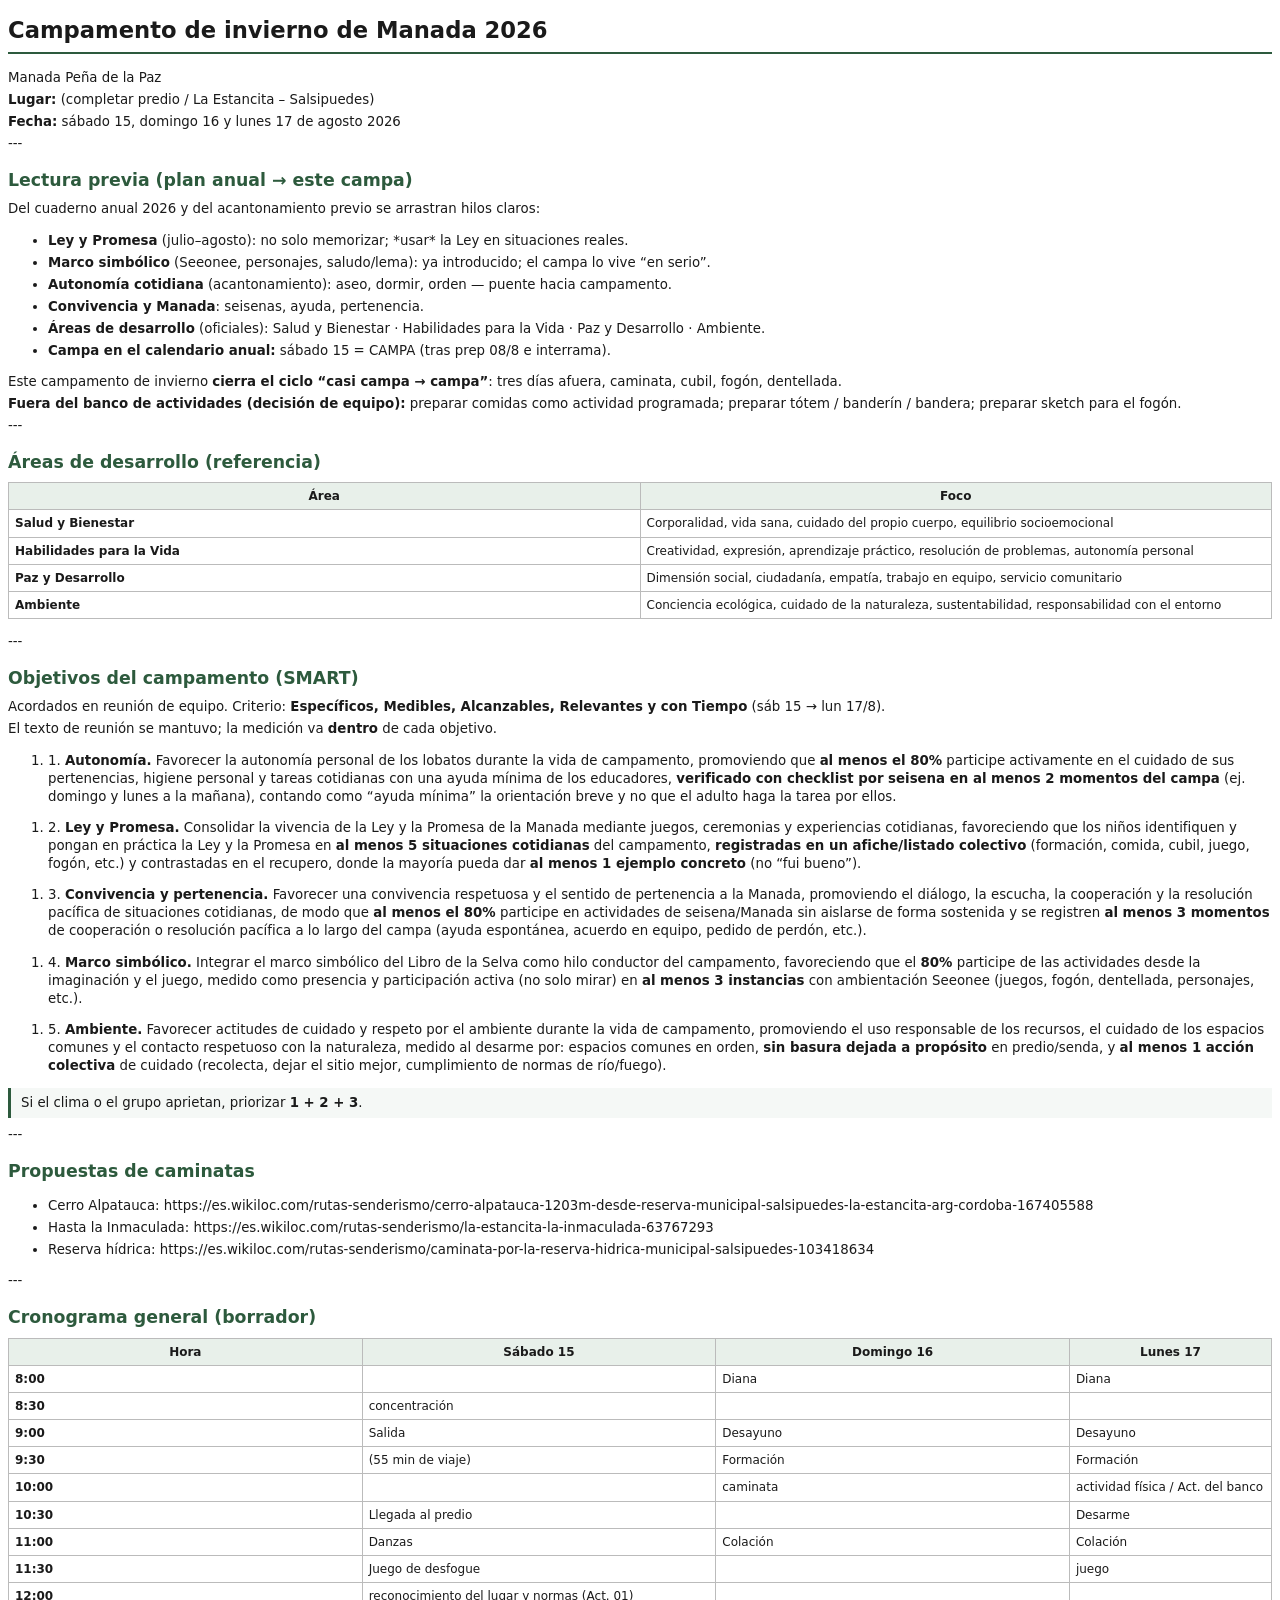
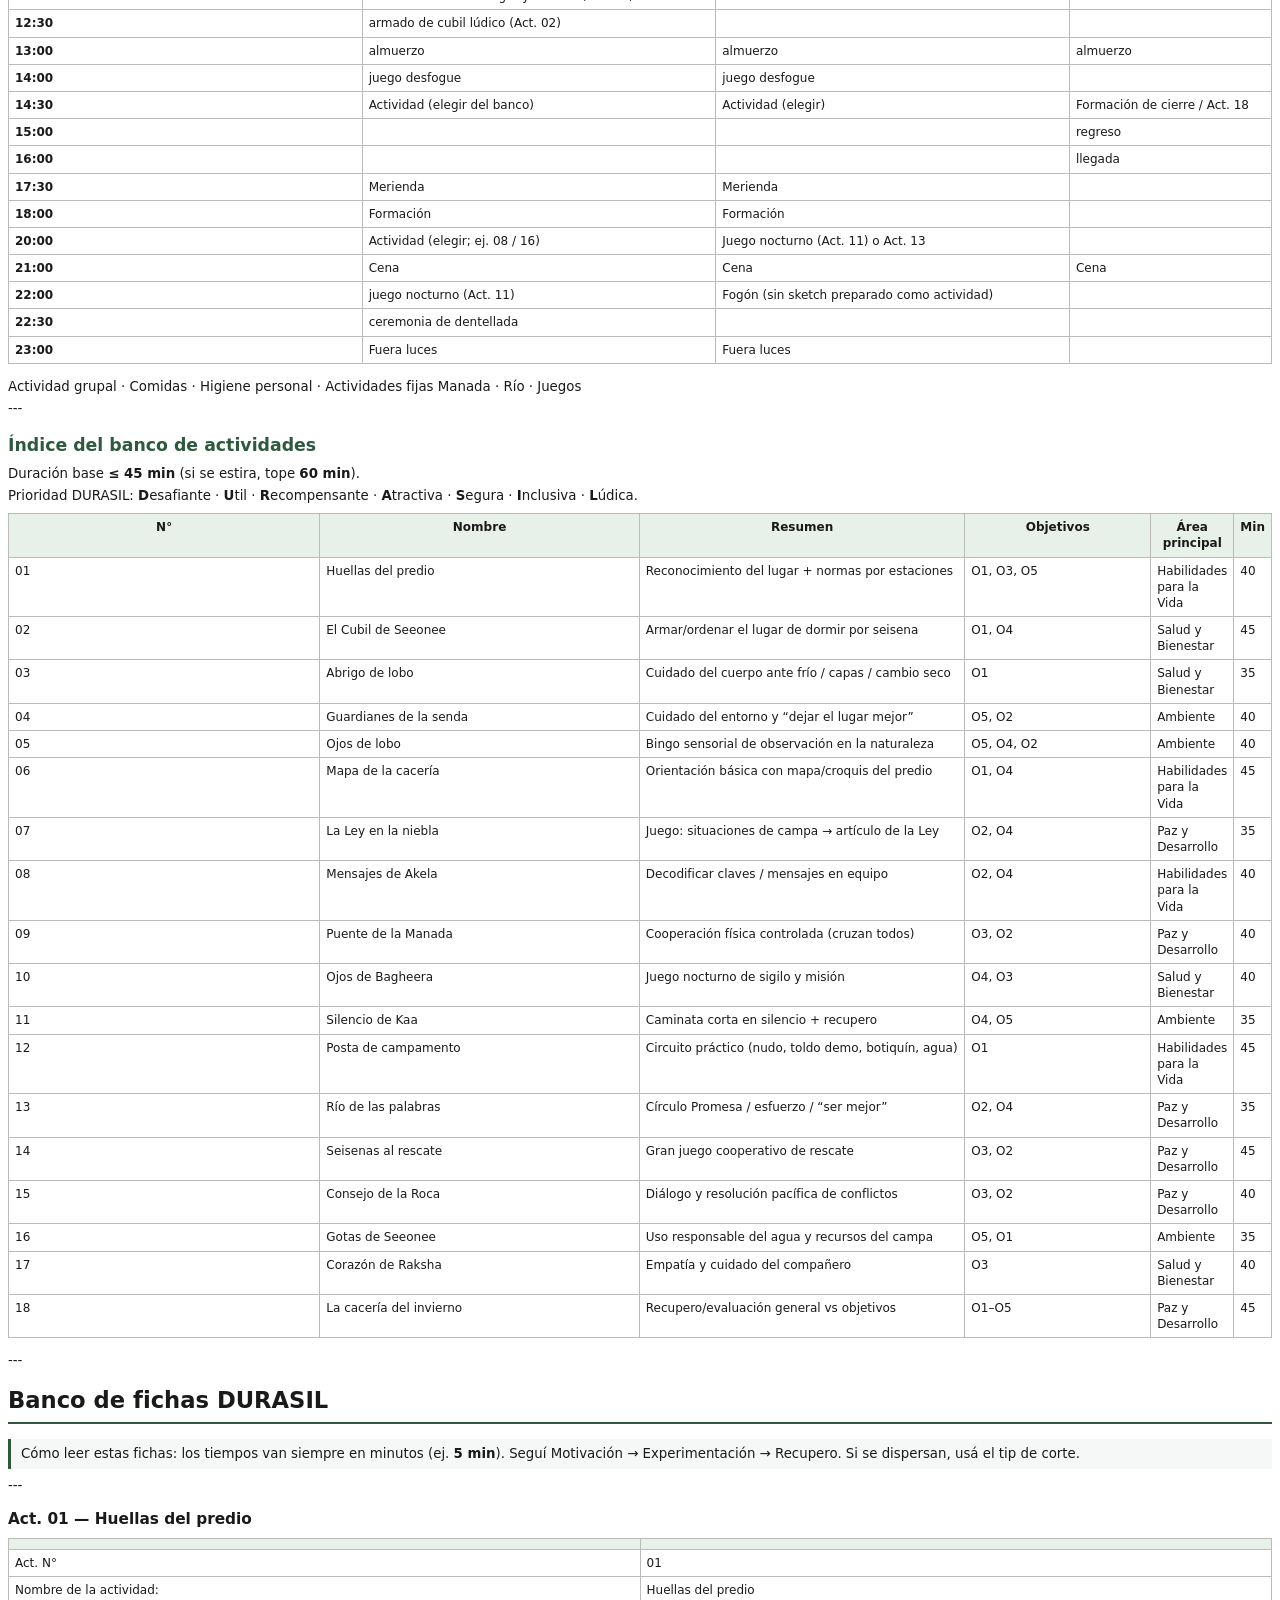
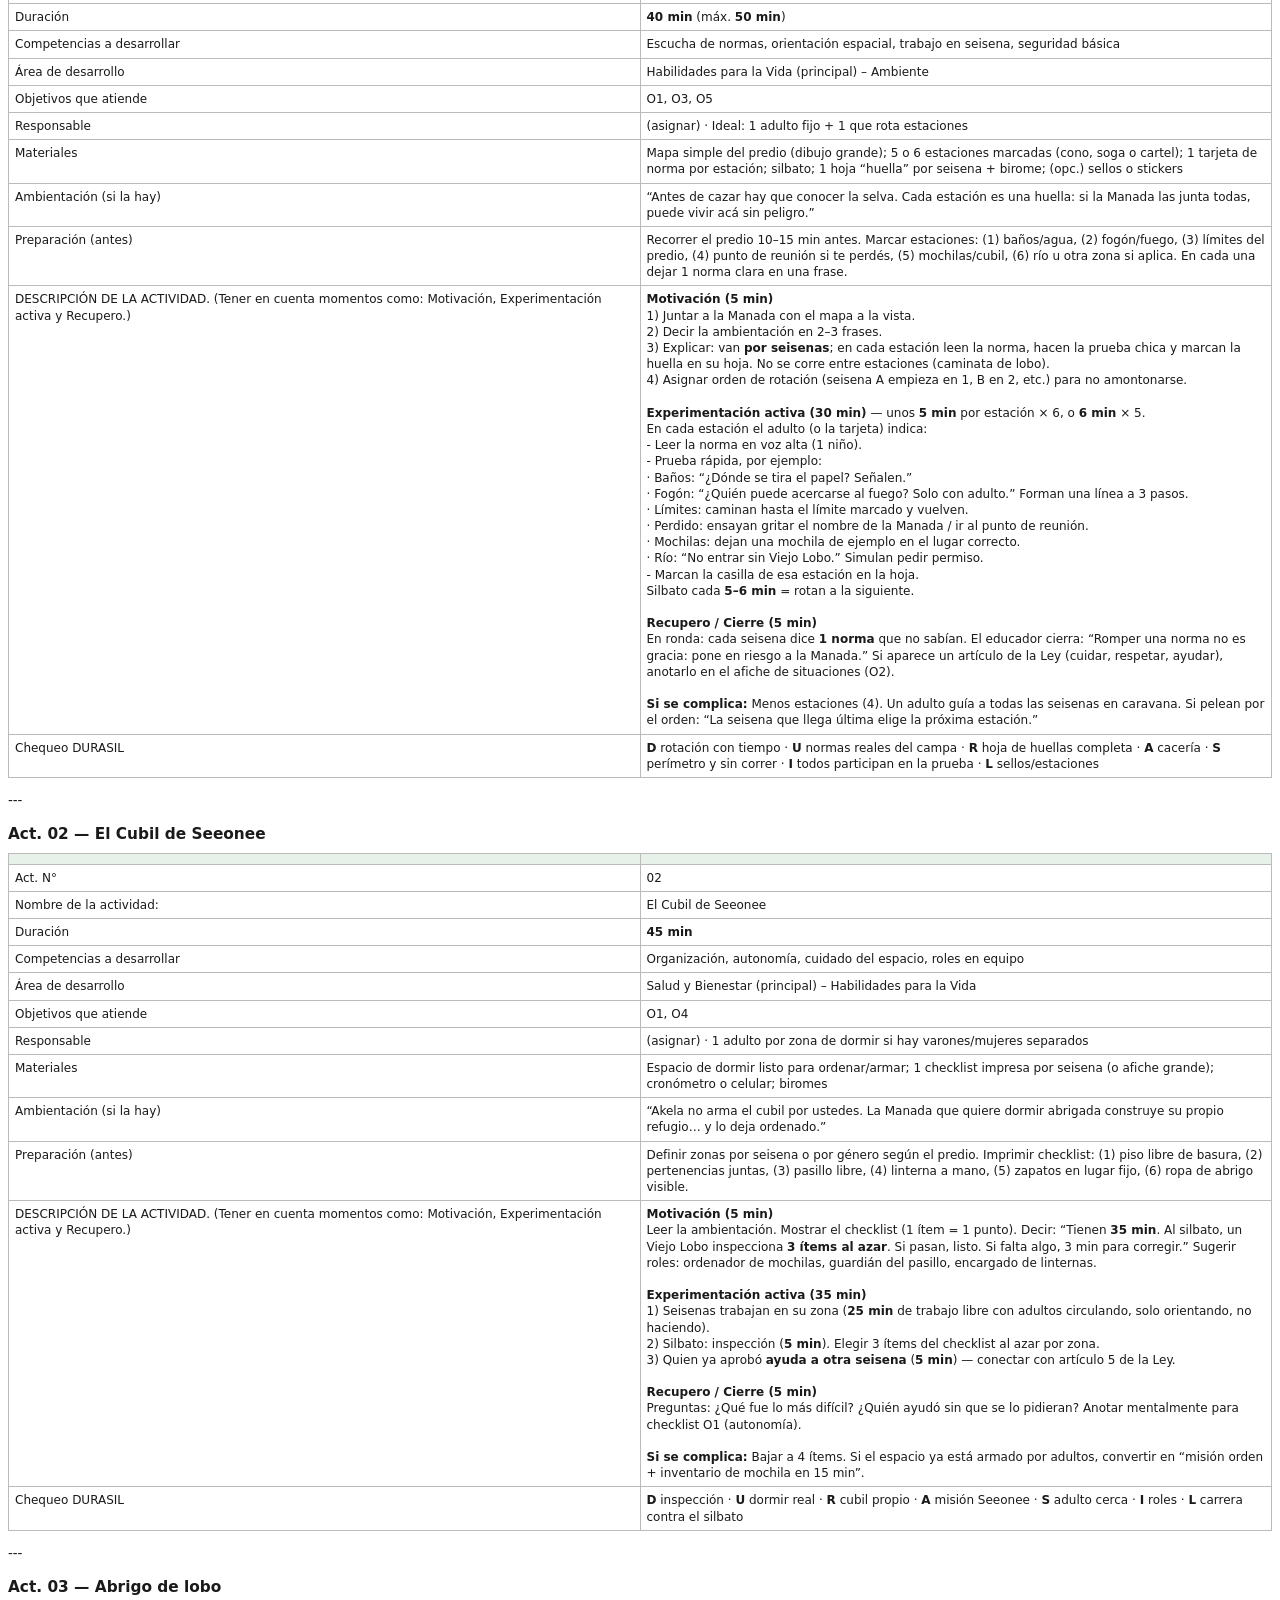
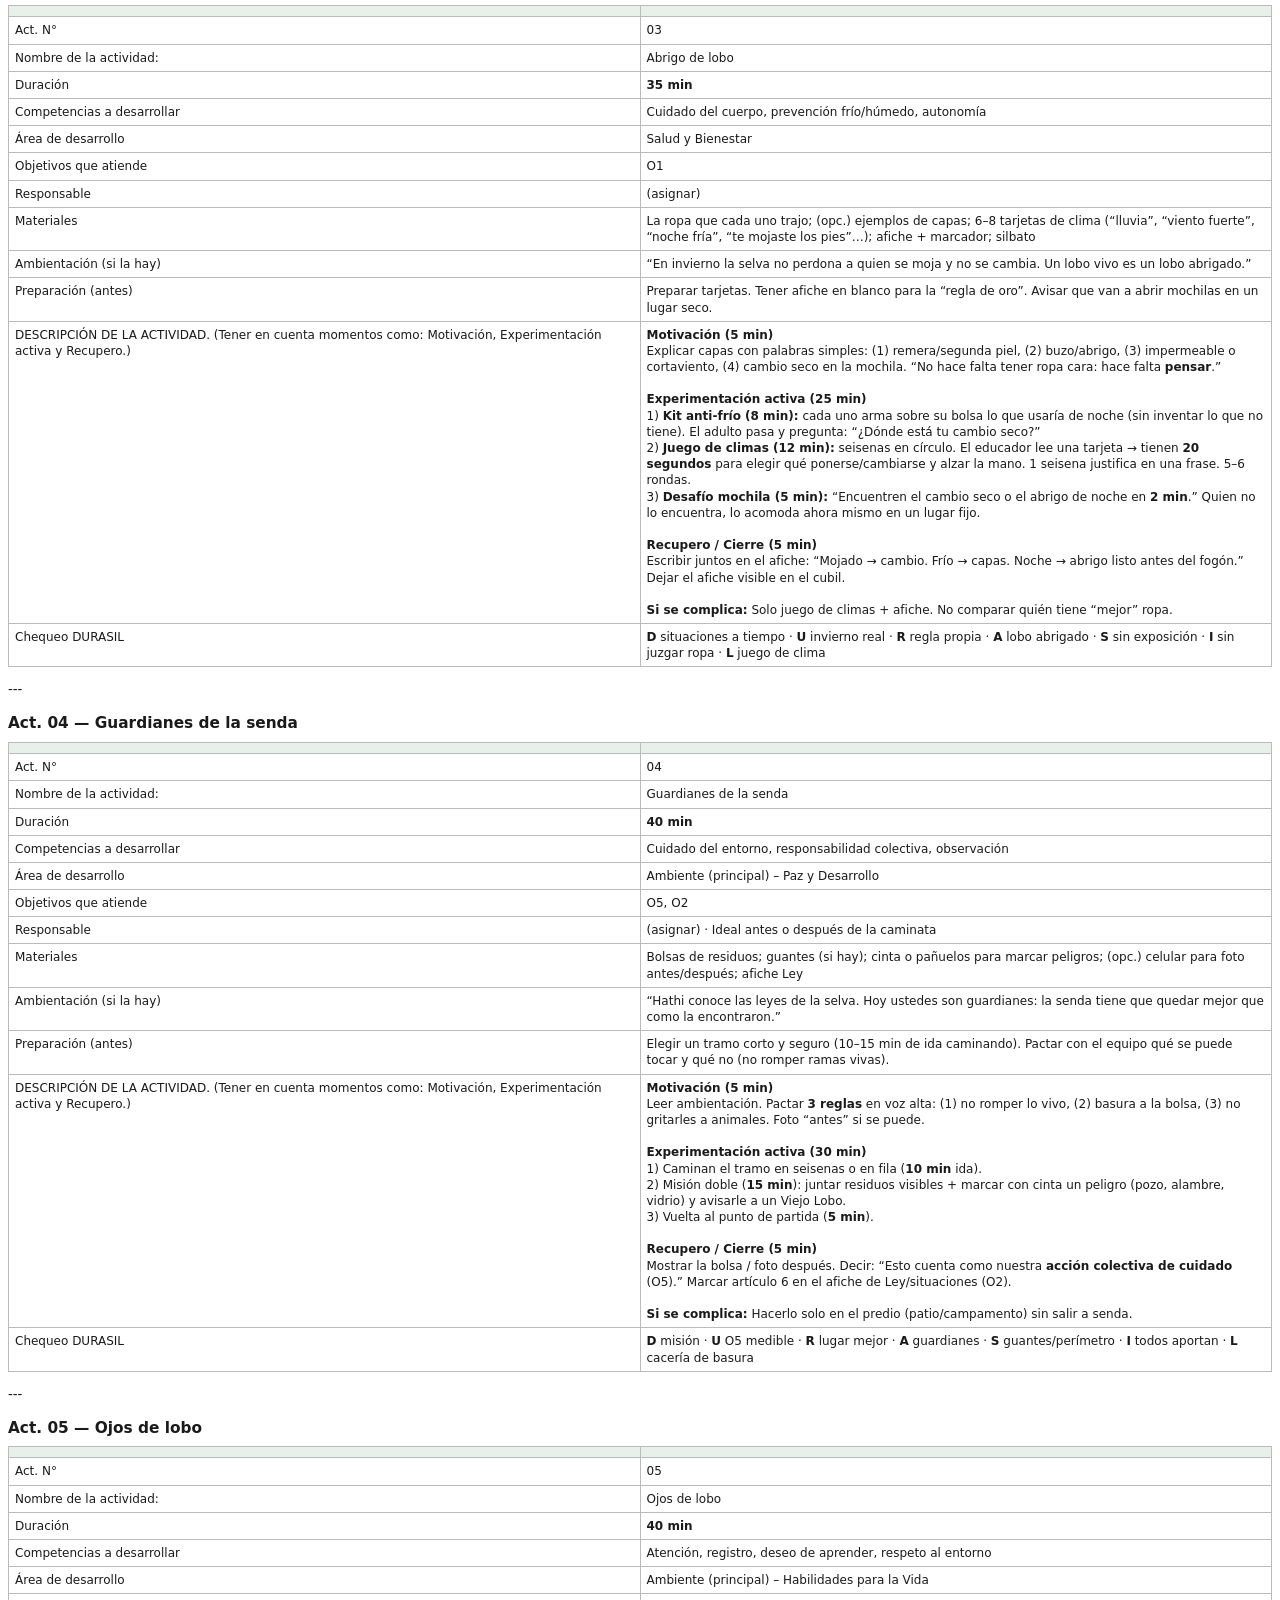
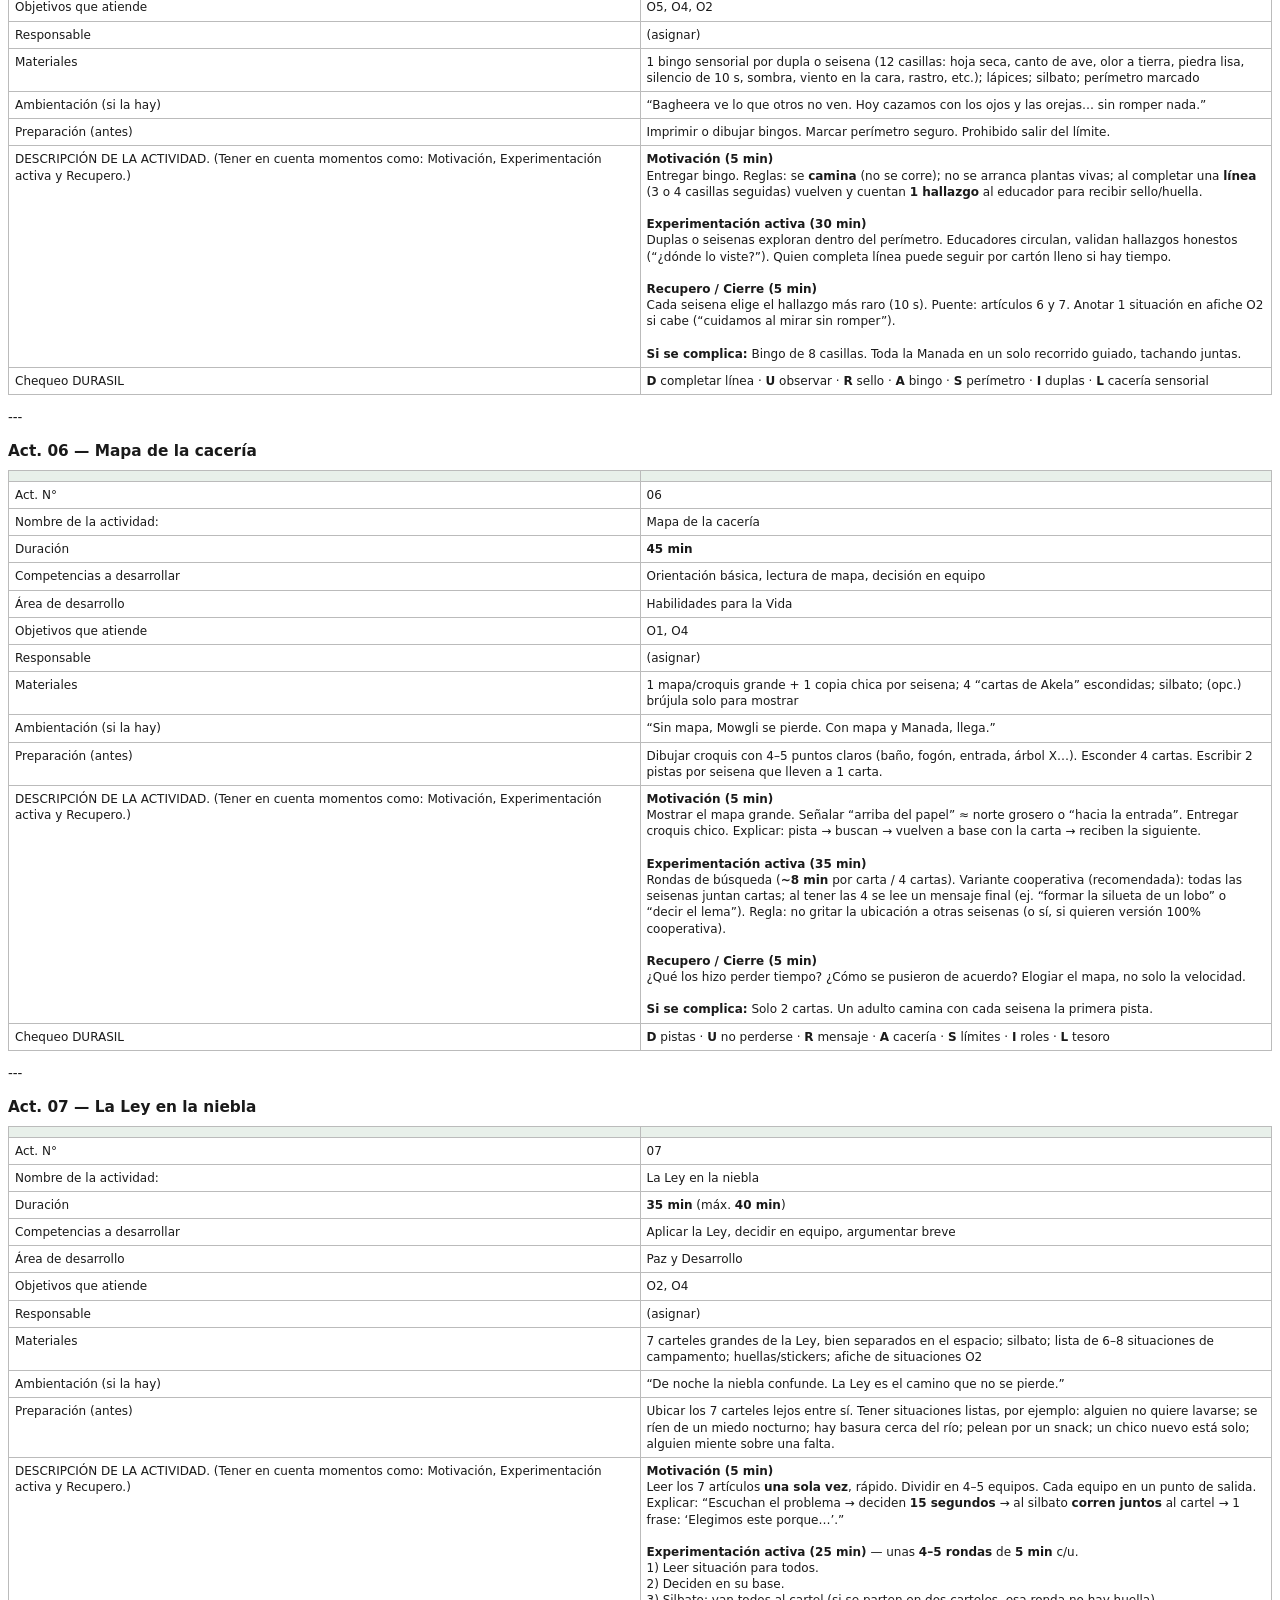
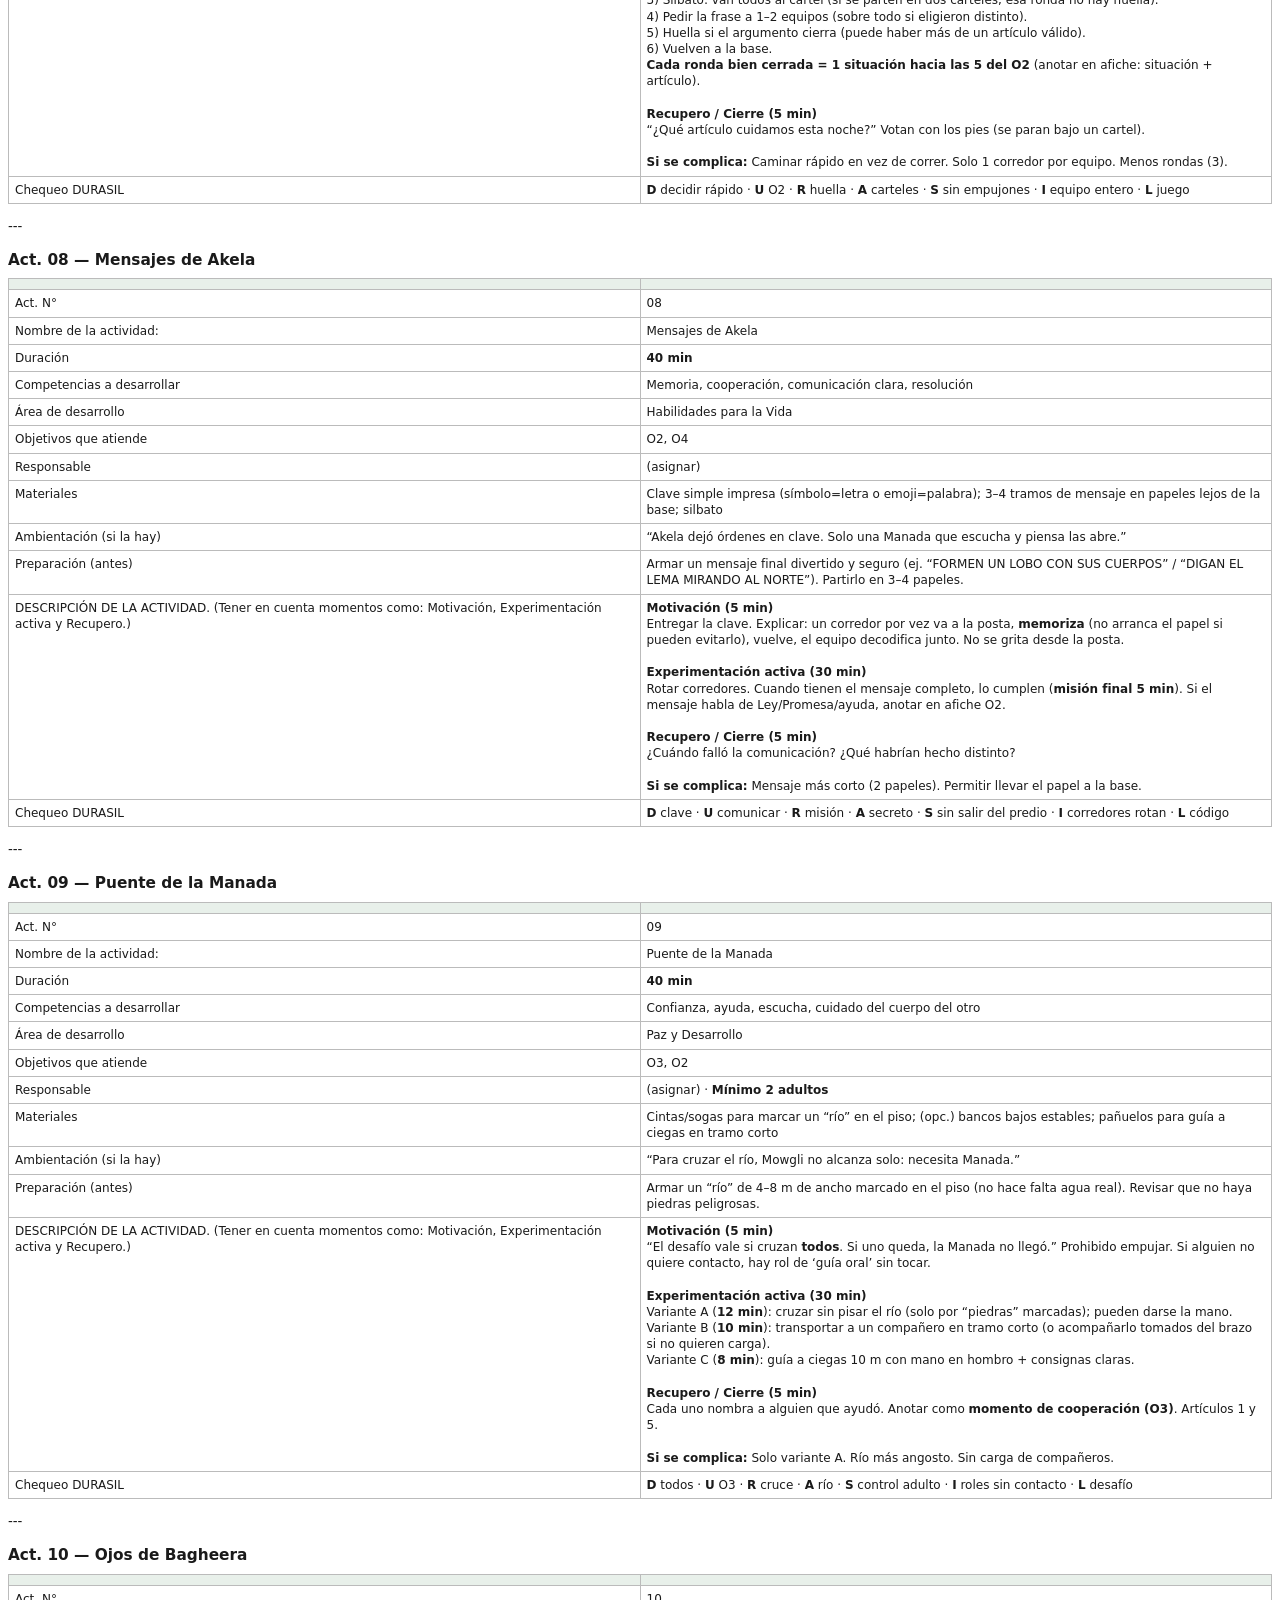
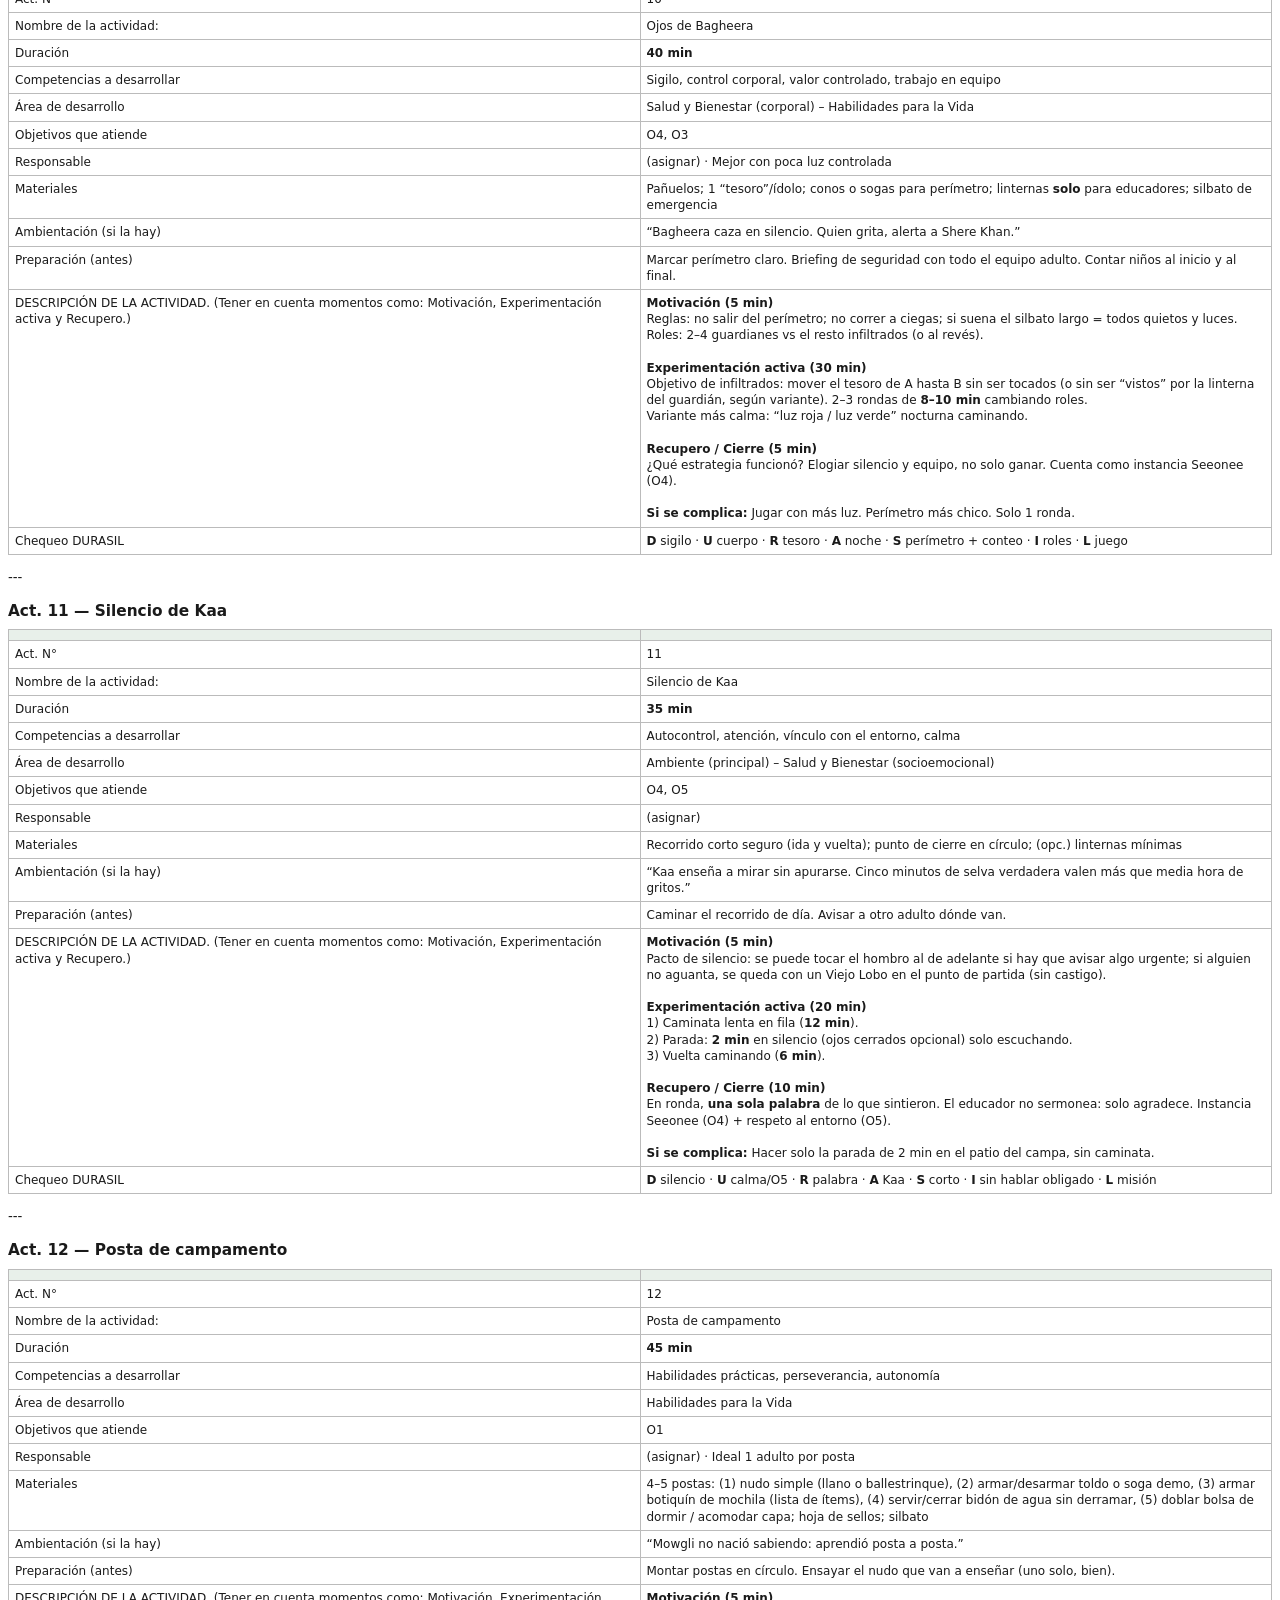
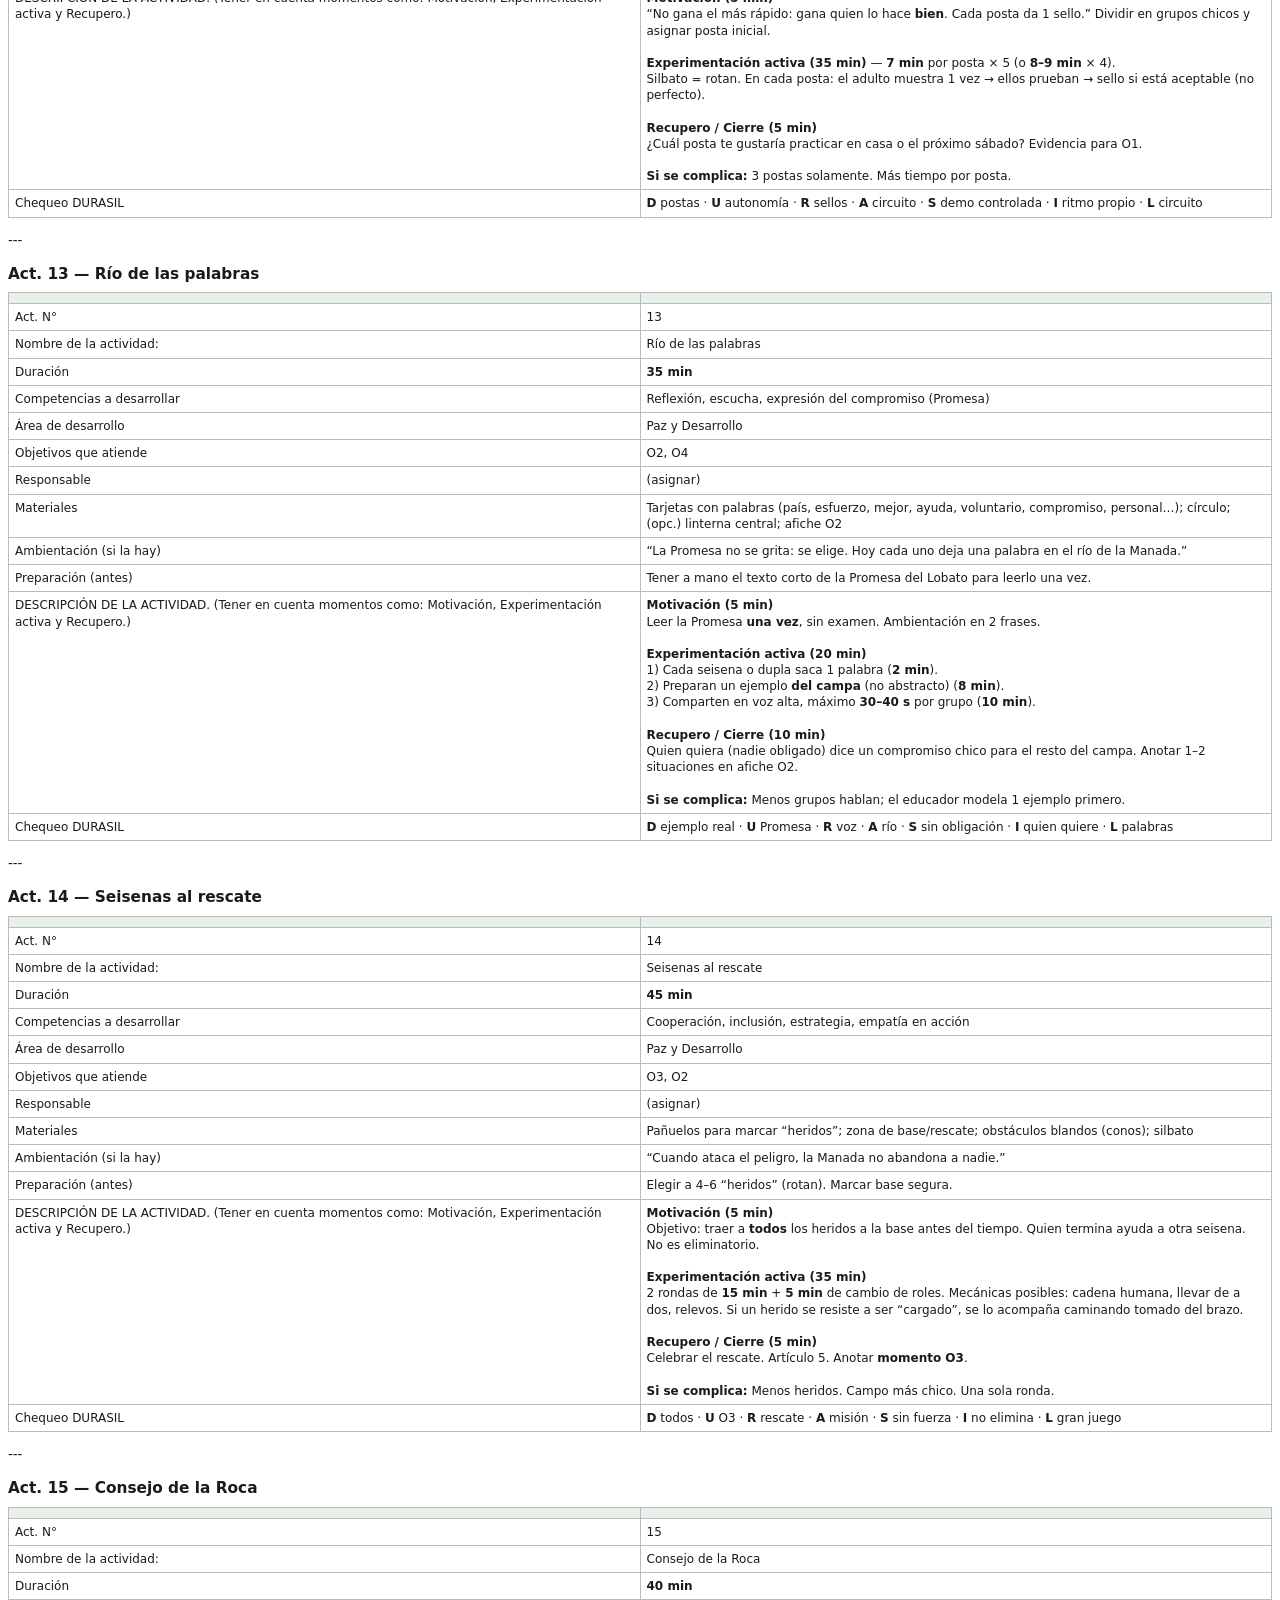
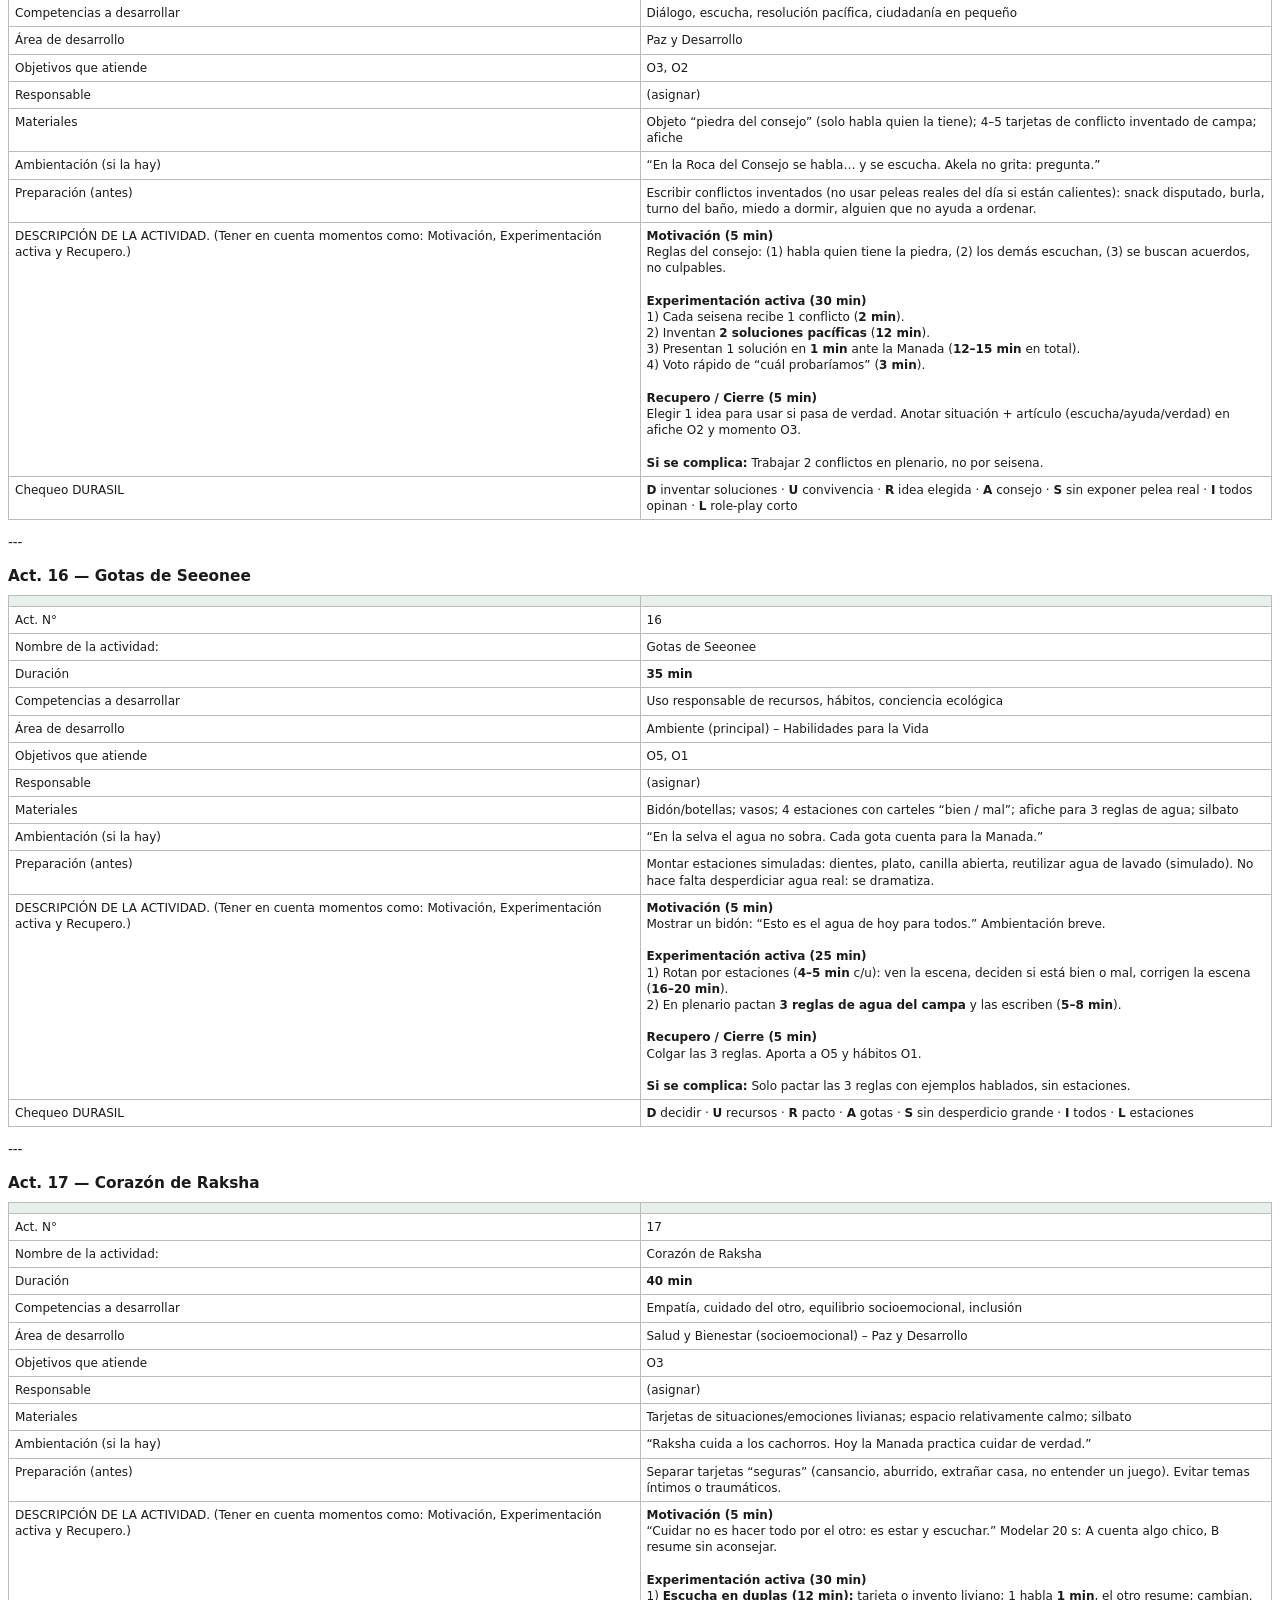
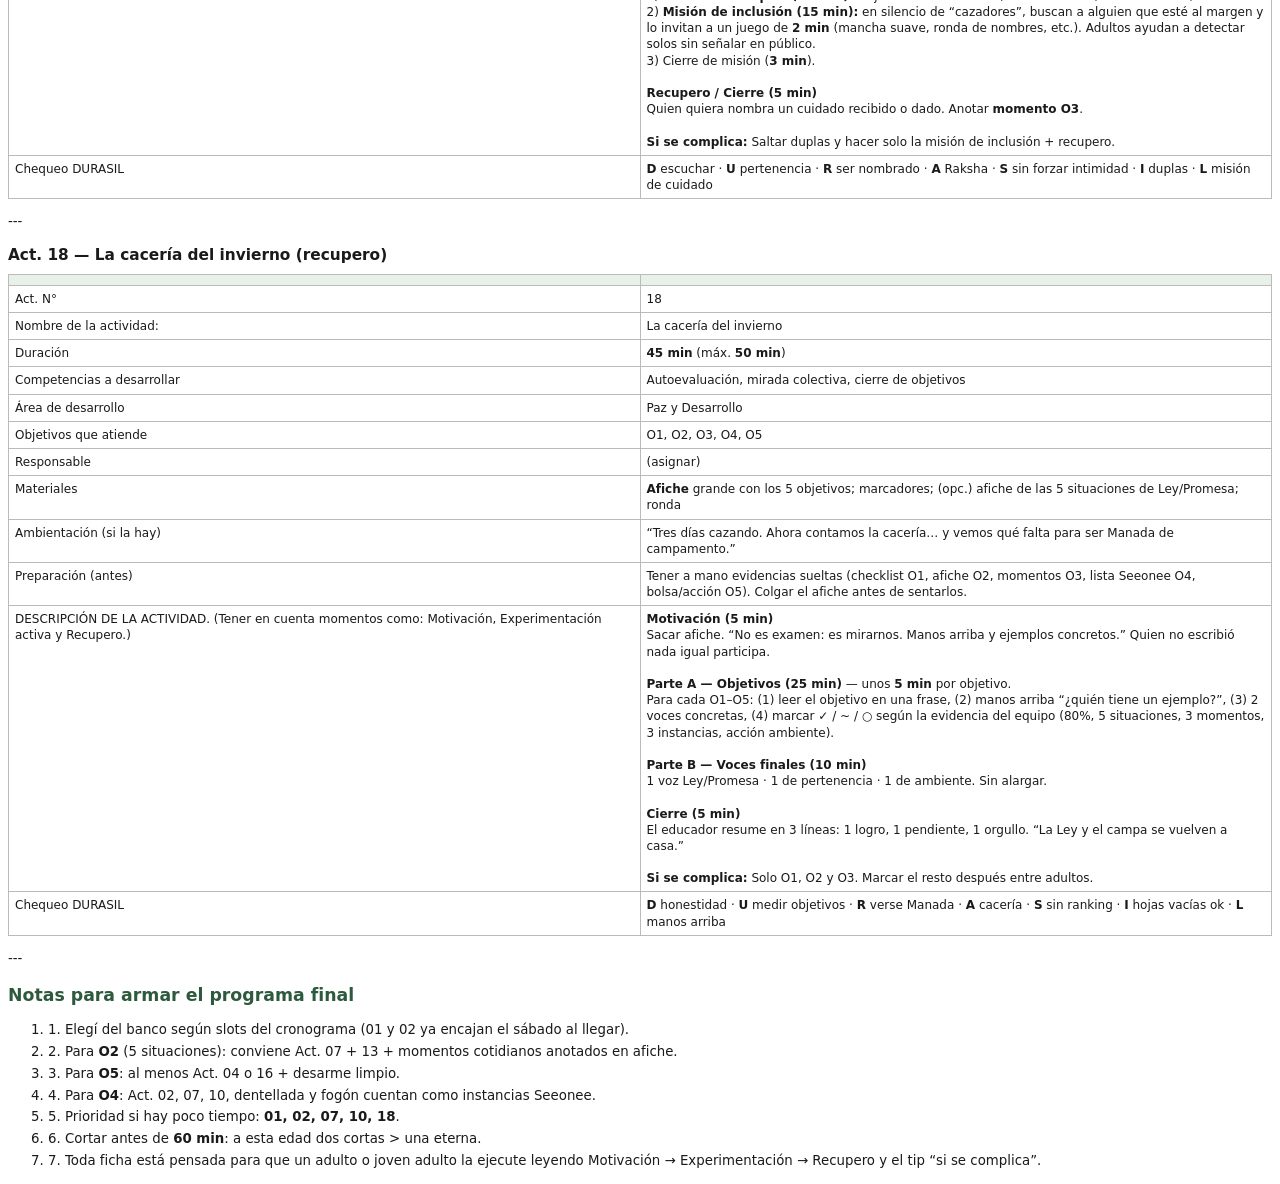
<file: campamento_2026/campamento_2026.html>
<!DOCTYPE html><html lang="es"><head><meta charset="utf-8"><title>Campamento invierno 2026</title><style>
@page{size:A4;margin:14mm 12mm}
body{font-family:DejaVu Sans,Arial,sans-serif;font-size:10pt;line-height:1.35;color:#1a1a1a}
h1{font-size:17pt;border-bottom:2px solid #2d5a3d;padding-bottom:6px}
h2{font-size:13pt;margin:16px 0 8px;color:#2d5a3d;page-break-after:avoid}
h3{font-size:11.5pt;margin:14px 0 6px;page-break-after:avoid;page-break-before:auto}
p,li{margin:4px 0}
table{border-collapse:collapse;width:100%;margin:8px 0 14px;font-size:9pt}
tr{page-break-inside:avoid}
th,td{border:1px solid #bbb;padding:5px 6px;vertical-align:top}
th{background:#e8f0ea;width:28%}
blockquote{margin:8px 0;padding:6px 10px;border-left:3px solid #2d5a3d;background:#f5f8f6}
a{color:#1a5f8a;word-break:break-all}
</style></head><body><h1>Campamento de invierno de Manada 2026</h1><p>Manada Peña de la Paz  </p><p><strong>Lugar:</strong> (completar predio / La Estancita – Salsipuedes)  </p><p><strong>Fecha:</strong> sábado 15, domingo 16 y lunes 17 de agosto 2026</p><p>---</p><h2>Lectura previa (plan anual → este campa)</h2><p>Del cuaderno anual 2026 y del acantonamiento previo se arrastran hilos claros:</p><ul><li><strong>Ley y Promesa</strong> (julio–agosto): no solo memorizar; *usar* la Ley en situaciones reales.</li><li><strong>Marco simbólico</strong> (Seeonee, personajes, saludo/lema): ya introducido; el campa lo vive “en serio”.</li><li><strong>Autonomía cotidiana</strong> (acantonamiento): aseo, dormir, orden — puente hacia campamento.</li><li><strong>Convivencia y Manada</strong>: seisenas, ayuda, pertenencia.</li><li><strong>Áreas de desarrollo</strong> (oficiales): Salud y Bienestar · Habilidades para la Vida · Paz y Desarrollo · Ambiente.</li><li><strong>Campa en el calendario anual:</strong> sábado 15 = CAMPA (tras prep 08/8 e interrama).</li></ul><p>Este campamento de invierno <strong>cierra el ciclo “casi campa → campa”</strong>: tres días afuera, caminata, cubil, fogón, dentellada.</p><p><strong>Fuera del banco de actividades (decisión de equipo):</strong> preparar comidas como actividad programada; preparar tótem / banderín / bandera; preparar sketch para el fogón.</p><p>---</p><h2>Áreas de desarrollo (referencia)</h2><table><tr><th>Área</th><th>Foco</th></tr><tr><td><strong>Salud y Bienestar</strong></td><td>Corporalidad, vida sana, cuidado del propio cuerpo, equilibrio socioemocional</td></tr><tr><td><strong>Habilidades para la Vida</strong></td><td>Creatividad, expresión, aprendizaje práctico, resolución de problemas, autonomía personal</td></tr><tr><td><strong>Paz y Desarrollo</strong></td><td>Dimensión social, ciudadanía, empatía, trabajo en equipo, servicio comunitario</td></tr><tr><td><strong>Ambiente</strong></td><td>Conciencia ecológica, cuidado de la naturaleza, sustentabilidad, responsabilidad con el entorno</td></tr></table><p>---</p><h2>Objetivos del campamento (SMART)</h2><p>Acordados en reunión de equipo. Criterio: <strong>Específicos, Medibles, Alcanzables, Relevantes y con Tiempo</strong> (sáb 15 → lun 17/8).  </p><p>El texto de reunión se mantuvo; la medición va <strong>dentro</strong> de cada objetivo.</p><ol><li>1. <strong>Autonomía.</strong> Favorecer la autonomía personal de los lobatos durante la vida de campamento, promoviendo que <strong>al menos el 80%</strong> participe activamente en el cuidado de sus pertenencias, higiene personal y tareas cotidianas con una ayuda mínima de los educadores, <strong>verificado con checklist por seisena en al menos 2 momentos del campa</strong> (ej. domingo y lunes a la mañana), contando como “ayuda mínima” la orientación breve y no que el adulto haga la tarea por ellos.</li></ol><ol><li>2. <strong>Ley y Promesa.</strong> Consolidar la vivencia de la Ley y la Promesa de la Manada mediante juegos, ceremonias y experiencias cotidianas, favoreciendo que los niños identifiquen y pongan en práctica la Ley y la Promesa en <strong>al menos 5 situaciones cotidianas</strong> del campamento, <strong>registradas en un afiche/listado colectivo</strong> (formación, comida, cubil, juego, fogón, etc.) y contrastadas en el recupero, donde la mayoría pueda dar <strong>al menos 1 ejemplo concreto</strong> (no “fui bueno”).</li></ol><ol><li>3. <strong>Convivencia y pertenencia.</strong> Favorecer una convivencia respetuosa y el sentido de pertenencia a la Manada, promoviendo el diálogo, la escucha, la cooperación y la resolución pacífica de situaciones cotidianas, de modo que <strong>al menos el 80%</strong> participe en actividades de seisena/Manada sin aislarse de forma sostenida y se registren <strong>al menos 3 momentos</strong> de cooperación o resolución pacífica a lo largo del campa (ayuda espontánea, acuerdo en equipo, pedido de perdón, etc.).</li></ol><ol><li>4. <strong>Marco simbólico.</strong> Integrar el marco simbólico del Libro de la Selva como hilo conductor del campamento, favoreciendo que el <strong>80%</strong> participe de las actividades desde la imaginación y el juego, medido como presencia y participación activa (no solo mirar) en <strong>al menos 3 instancias</strong> con ambientación Seeonee (juegos, fogón, dentellada, personajes, etc.).</li></ol><ol><li>5. <strong>Ambiente.</strong> Favorecer actitudes de cuidado y respeto por el ambiente durante la vida de campamento, promoviendo el uso responsable de los recursos, el cuidado de los espacios comunes y el contacto respetuoso con la naturaleza, medido al desarme por: espacios comunes en orden, <strong>sin basura dejada a propósito</strong> en predio/senda, y <strong>al menos 1 acción colectiva</strong> de cuidado (recolecta, dejar el sitio mejor, cumplimiento de normas de río/fuego).</li></ol><blockquote>Si el clima o el grupo aprietan, priorizar <strong>1 + 2 + 3</strong>.</blockquote><p>---</p><h2>Propuestas de caminatas</h2><ul><li>Cerro Alpatauca: https://es.wikiloc.com/rutas-senderismo/cerro-alpatauca-1203m-desde-reserva-municipal-salsipuedes-la-estancita-arg-cordoba-167405588  </li><li>Hasta la Inmaculada: https://es.wikiloc.com/rutas-senderismo/la-estancita-la-inmaculada-63767293  </li><li>Reserva hídrica: https://es.wikiloc.com/rutas-senderismo/caminata-por-la-reserva-hidrica-municipal-salsipuedes-103418634  </li></ul><p>---</p><h2>Cronograma general (borrador)</h2><table><tr><th>Hora</th><th>Sábado 15</th><th>Domingo 16</th><th>Lunes 17</th></tr><tr><td><strong>8:00</strong></td><td></td><td>Diana</td><td>Diana</td></tr><tr><td><strong>8:30</strong></td><td>concentración</td><td></td><td></td></tr><tr><td><strong>9:00</strong></td><td>Salida</td><td>Desayuno</td><td>Desayuno</td></tr><tr><td><strong>9:30</strong></td><td>(55 min de viaje)</td><td>Formación</td><td>Formación</td></tr><tr><td><strong>10:00</strong></td><td></td><td>caminata</td><td>actividad física / Act. del banco</td></tr><tr><td><strong>10:30</strong></td><td>Llegada al predio</td><td></td><td>Desarme</td></tr><tr><td><strong>11:00</strong></td><td>Danzas</td><td>Colación</td><td>Colación</td></tr><tr><td><strong>11:30</strong></td><td>Juego de desfogue</td><td></td><td>juego</td></tr><tr><td><strong>12:00</strong></td><td>reconocimiento del lugar y normas (Act. 01)</td><td></td><td></td></tr><tr><td><strong>12:30</strong></td><td>armado de cubil lúdico (Act. 02)</td><td></td><td></td></tr><tr><td><strong>13:00</strong></td><td>almuerzo</td><td>almuerzo</td><td>almuerzo</td></tr><tr><td><strong>14:00</strong></td><td>juego desfogue</td><td>juego desfogue</td><td></td></tr><tr><td><strong>14:30</strong></td><td>Actividad (elegir del banco)</td><td>Actividad (elegir)</td><td>Formación de cierre / Act. 18</td></tr><tr><td><strong>15:00</strong></td><td></td><td></td><td>regreso</td></tr><tr><td><strong>16:00</strong></td><td></td><td></td><td>llegada</td></tr><tr><td><strong>17:30</strong></td><td>Merienda</td><td>Merienda</td><td></td></tr><tr><td><strong>18:00</strong></td><td>Formación</td><td>Formación</td><td></td></tr><tr><td><strong>20:00</strong></td><td>Actividad (elegir; ej. 08 / 16)</td><td>Juego nocturno (Act. 11) o Act. 13</td><td></td></tr><tr><td><strong>21:00</strong></td><td>Cena</td><td>Cena</td><td>Cena</td></tr><tr><td><strong>22:00</strong></td><td>juego nocturno (Act. 11)</td><td>Fogón (sin sketch preparado como actividad)</td><td></td></tr><tr><td><strong>22:30</strong></td><td>ceremonia de dentellada</td><td></td><td></td></tr><tr><td><strong>23:00</strong></td><td>Fuera luces</td><td>Fuera luces</td><td></td></tr></table><p>Actividad grupal · Comidas · Higiene personal · Actividades fijas Manada · Río · Juegos  </p><p>---</p><h2>Índice del banco de actividades</h2><p>Duración base <strong>≤ 45 min</strong> (si se estira, tope <strong>60 min</strong>).  </p><p>Prioridad DURASIL: <strong>D</strong>esafiante · <strong>U</strong>til · <strong>R</strong>ecompensante · <strong>A</strong>tractiva · <strong>S</strong>egura · <strong>I</strong>nclusiva · <strong>L</strong>údica.</p><table><tr><th>N°</th><th>Nombre</th><th>Resumen</th><th>Objetivos</th><th>Área principal</th><th>Min</th></tr><tr><td>01</td><td>Huellas del predio</td><td>Reconocimiento del lugar + normas por estaciones</td><td>O1, O3, O5</td><td>Habilidades para la Vida</td><td>40</td></tr><tr><td>02</td><td>El Cubil de Seeonee</td><td>Armar/ordenar el lugar de dormir por seisena</td><td>O1, O4</td><td>Salud y Bienestar</td><td>45</td></tr><tr><td>03</td><td>Abrigo de lobo</td><td>Cuidado del cuerpo ante frío / capas / cambio seco</td><td>O1</td><td>Salud y Bienestar</td><td>35</td></tr><tr><td>04</td><td>Guardianes de la senda</td><td>Cuidado del entorno y “dejar el lugar mejor”</td><td>O5, O2</td><td>Ambiente</td><td>40</td></tr><tr><td>05</td><td>Ojos de lobo</td><td>Bingo sensorial de observación en la naturaleza</td><td>O5, O4, O2</td><td>Ambiente</td><td>40</td></tr><tr><td>06</td><td>Mapa de la cacería</td><td>Orientación básica con mapa/croquis del predio</td><td>O1, O4</td><td>Habilidades para la Vida</td><td>45</td></tr><tr><td>07</td><td>La Ley en la niebla</td><td>Juego: situaciones de campa → artículo de la Ley</td><td>O2, O4</td><td>Paz y Desarrollo</td><td>35</td></tr><tr><td>08</td><td>Mensajes de Akela</td><td>Decodificar claves / mensajes en equipo</td><td>O2, O4</td><td>Habilidades para la Vida</td><td>40</td></tr><tr><td>09</td><td>Puente de la Manada</td><td>Cooperación física controlada (cruzan todos)</td><td>O3, O2</td><td>Paz y Desarrollo</td><td>40</td></tr><tr><td>10</td><td>Ojos de Bagheera</td><td>Juego nocturno de sigilo y misión</td><td>O4, O3</td><td>Salud y Bienestar</td><td>40</td></tr><tr><td>11</td><td>Silencio de Kaa</td><td>Caminata corta en silencio + recupero</td><td>O4, O5</td><td>Ambiente</td><td>35</td></tr><tr><td>12</td><td>Posta de campamento</td><td>Circuito práctico (nudo, toldo demo, botiquín, agua)</td><td>O1</td><td>Habilidades para la Vida</td><td>45</td></tr><tr><td>13</td><td>Río de las palabras</td><td>Círculo Promesa / esfuerzo / “ser mejor”</td><td>O2, O4</td><td>Paz y Desarrollo</td><td>35</td></tr><tr><td>14</td><td>Seisenas al rescate</td><td>Gran juego cooperativo de rescate</td><td>O3, O2</td><td>Paz y Desarrollo</td><td>45</td></tr><tr><td>15</td><td>Consejo de la Roca</td><td>Diálogo y resolución pacífica de conflictos</td><td>O3, O2</td><td>Paz y Desarrollo</td><td>40</td></tr><tr><td>16</td><td>Gotas de Seeonee</td><td>Uso responsable del agua y recursos del campa</td><td>O5, O1</td><td>Ambiente</td><td>35</td></tr><tr><td>17</td><td>Corazón de Raksha</td><td>Empatía y cuidado del compañero</td><td>O3</td><td>Salud y Bienestar</td><td>40</td></tr><tr><td>18</td><td>La cacería del invierno</td><td>Recupero/evaluación general vs objetivos</td><td>O1–O5</td><td>Paz y Desarrollo</td><td>45</td></tr></table><p>---</p><h1>Banco de fichas DURASIL</h1><blockquote>Cómo leer estas fichas: los tiempos van siempre en minutos (ej. <strong>5 min</strong>). Seguí Motivación → Experimentación → Recupero. Si se dispersan, usá el tip de corte.</blockquote><p>---</p><h3>Act. 01 — Huellas del predio</h3><table><tr><th></th><th></th></tr><tr><td>Act. N°</td><td>01</td></tr><tr><td>Nombre de la actividad:</td><td>Huellas del predio</td></tr><tr><td>Duración</td><td><strong>40 min</strong> (máx. <strong>50 min</strong>)</td></tr><tr><td>Competencias a desarrollar</td><td>Escucha de normas, orientación espacial, trabajo en seisena, seguridad básica</td></tr><tr><td>Área de desarrollo</td><td>Habilidades para la Vida (principal) – Ambiente</td></tr><tr><td>Objetivos que atiende</td><td>O1, O3, O5</td></tr><tr><td>Responsable</td><td>(asignar) · Ideal: 1 adulto fijo + 1 que rota estaciones</td></tr><tr><td>Materiales</td><td>Mapa simple del predio (dibujo grande); 5 o 6 estaciones marcadas (cono, soga o cartel); 1 tarjeta de norma por estación; silbato; 1 hoja “huella” por seisena + birome; (opc.) sellos o stickers</td></tr><tr><td>Ambientación (si la hay)</td><td>“Antes de cazar hay que conocer la selva. Cada estación es una huella: si la Manada las junta todas, puede vivir acá sin peligro.”</td></tr><tr><td>Preparación (antes)</td><td>Recorrer el predio 10–15 min antes. Marcar estaciones: (1) baños/agua, (2) fogón/fuego, (3) límites del predio, (4) punto de reunión si te perdés, (5) mochilas/cubil, (6) río u otra zona si aplica. En cada una dejar 1 norma clara en una frase.</td></tr><tr><td>DESCRIPCIÓN DE LA ACTIVIDAD. (Tener en cuenta momentos como: Motivación, Experimentación activa y Recupero.)</td><td><strong>Motivación (5 min)</strong><br>1) Juntar a la Manada con el mapa a la vista.<br>2) Decir la ambientación en 2–3 frases.<br>3) Explicar: van <strong>por seisenas</strong>; en cada estación leen la norma, hacen la prueba chica y marcan la huella en su hoja. No se corre entre estaciones (caminata de lobo).<br>4) Asignar orden de rotación (seisena A empieza en 1, B en 2, etc.) para no amontonarse.<br><br><strong>Experimentación activa (30 min)</strong> — unos <strong>5 min</strong> por estación × 6, o <strong>6 min</strong> × 5.<br>En cada estación el adulto (o la tarjeta) indica:<br>- Leer la norma en voz alta (1 niño).<br>- Prueba rápida, por ejemplo:<br>  · Baños: “¿Dónde se tira el papel? Señalen.”<br>  · Fogón: “¿Quién puede acercarse al fuego? Solo con adulto.” Forman una línea a 3 pasos.<br>  · Límites: caminan hasta el límite marcado y vuelven.<br>  · Perdido: ensayan gritar el nombre de la Manada / ir al punto de reunión.<br>  · Mochilas: dejan una mochila de ejemplo en el lugar correcto.<br>  · Río: “No entrar sin Viejo Lobo.” Simulan pedir permiso.<br>- Marcan la casilla de esa estación en la hoja.<br>Silbato cada <strong>5–6 min</strong> = rotan a la siguiente.<br><br><strong>Recupero / Cierre (5 min)</strong><br>En ronda: cada seisena dice <strong>1 norma</strong> que no sabían. El educador cierra: “Romper una norma no es gracia: pone en riesgo a la Manada.” Si aparece un artículo de la Ley (cuidar, respetar, ayudar), anotarlo en el afiche de situaciones (O2).<br><br><strong>Si se complica:</strong> Menos estaciones (4). Un adulto guía a todas las seisenas en caravana. Si pelean por el orden: “La seisena que llega última elige la próxima estación.”</td></tr><tr><td>Chequeo DURASIL</td><td><strong>D</strong> rotación con tiempo · <strong>U</strong> normas reales del campa · <strong>R</strong> hoja de huellas completa · <strong>A</strong> cacería · <strong>S</strong> perímetro y sin correr · <strong>I</strong> todos participan en la prueba · <strong>L</strong> sellos/estaciones</td></tr></table><p>---</p><h3>Act. 02 — El Cubil de Seeonee</h3><table><tr><th></th><th></th></tr><tr><td>Act. N°</td><td>02</td></tr><tr><td>Nombre de la actividad:</td><td>El Cubil de Seeonee</td></tr><tr><td>Duración</td><td><strong>45 min</strong></td></tr><tr><td>Competencias a desarrollar</td><td>Organización, autonomía, cuidado del espacio, roles en equipo</td></tr><tr><td>Área de desarrollo</td><td>Salud y Bienestar (principal) – Habilidades para la Vida</td></tr><tr><td>Objetivos que atiende</td><td>O1, O4</td></tr><tr><td>Responsable</td><td>(asignar) · 1 adulto por zona de dormir si hay varones/mujeres separados</td></tr><tr><td>Materiales</td><td>Espacio de dormir listo para ordenar/armar; 1 checklist impresa por seisena (o afiche grande); cronómetro o celular; biromes</td></tr><tr><td>Ambientación (si la hay)</td><td>“Akela no arma el cubil por ustedes. La Manada que quiere dormir abrigada construye su propio refugio… y lo deja ordenado.”</td></tr><tr><td>Preparación (antes)</td><td>Definir zonas por seisena o por género según el predio. Imprimir checklist: (1) piso libre de basura, (2) pertenencias juntas, (3) pasillo libre, (4) linterna a mano, (5) zapatos en lugar fijo, (6) ropa de abrigo visible.</td></tr><tr><td>DESCRIPCIÓN DE LA ACTIVIDAD. (Tener en cuenta momentos como: Motivación, Experimentación activa y Recupero.)</td><td><strong>Motivación (5 min)</strong><br>Leer la ambientación. Mostrar el checklist (1 ítem = 1 punto). Decir: “Tienen <strong>35 min</strong>. Al silbato, un Viejo Lobo inspecciona <strong>3 ítems al azar</strong>. Si pasan, listo. Si falta algo, 3 min para corregir.” Sugerir roles: ordenador de mochilas, guardián del pasillo, encargado de linternas.<br><br><strong>Experimentación activa (35 min)</strong><br>1) Seisenas trabajan en su zona (<strong>25 min</strong> de trabajo libre con adultos circulando, solo orientando, no haciendo).<br>2) Silbato: inspección (<strong>5 min</strong>). Elegir 3 ítems del checklist al azar por zona.<br>3) Quien ya aprobó <strong>ayuda a otra seisena</strong> (<strong>5 min</strong>) — conectar con artículo 5 de la Ley.<br><br><strong>Recupero / Cierre (5 min)</strong><br>Preguntas: ¿Qué fue lo más difícil? ¿Quién ayudó sin que se lo pidieran? Anotar mentalmente para checklist O1 (autonomía).<br><br><strong>Si se complica:</strong> Bajar a 4 ítems. Si el espacio ya está armado por adultos, convertir en “misión orden + inventario de mochila en 15 min”.</td></tr><tr><td>Chequeo DURASIL</td><td><strong>D</strong> inspección · <strong>U</strong> dormir real · <strong>R</strong> cubil propio · <strong>A</strong> misión Seeonee · <strong>S</strong> adulto cerca · <strong>I</strong> roles · <strong>L</strong> carrera contra el silbato</td></tr></table><p>---</p><h3>Act. 03 — Abrigo de lobo</h3><table><tr><th></th><th></th></tr><tr><td>Act. N°</td><td>03</td></tr><tr><td>Nombre de la actividad:</td><td>Abrigo de lobo</td></tr><tr><td>Duración</td><td><strong>35 min</strong></td></tr><tr><td>Competencias a desarrollar</td><td>Cuidado del cuerpo, prevención frío/húmedo, autonomía</td></tr><tr><td>Área de desarrollo</td><td>Salud y Bienestar</td></tr><tr><td>Objetivos que atiende</td><td>O1</td></tr><tr><td>Responsable</td><td>(asignar)</td></tr><tr><td>Materiales</td><td>La ropa que cada uno trajo; (opc.) ejemplos de capas; 6–8 tarjetas de clima (“lluvia”, “viento fuerte”, “noche fría”, “te mojaste los pies”…); afiche + marcador; silbato</td></tr><tr><td>Ambientación (si la hay)</td><td>“En invierno la selva no perdona a quien se moja y no se cambia. Un lobo vivo es un lobo abrigado.”</td></tr><tr><td>Preparación (antes)</td><td>Preparar tarjetas. Tener afiche en blanco para la “regla de oro”. Avisar que van a abrir mochilas en un lugar seco.</td></tr><tr><td>DESCRIPCIÓN DE LA ACTIVIDAD. (Tener en cuenta momentos como: Motivación, Experimentación activa y Recupero.)</td><td><strong>Motivación (5 min)</strong><br>Explicar capas con palabras simples: (1) remera/segunda piel, (2) buzo/abrigo, (3) impermeable o cortaviento, (4) cambio seco en la mochila. “No hace falta tener ropa cara: hace falta <strong>pensar</strong>.”<br><br><strong>Experimentación activa (25 min)</strong><br>1) <strong>Kit anti-frío (8 min):</strong> cada uno arma sobre su bolsa lo que usaría de noche (sin inventar lo que no tiene). El adulto pasa y pregunta: “¿Dónde está tu cambio seco?”<br>2) <strong>Juego de climas (12 min):</strong> seisenas en círculo. El educador lee una tarjeta → tienen <strong>20 segundos</strong> para elegir qué ponerse/cambiarse y alzar la mano. 1 seisena justifica en una frase. 5–6 rondas.<br>3) <strong>Desafío mochila (5 min):</strong> “Encuentren el cambio seco o el abrigo de noche en <strong>2 min</strong>.” Quien no lo encuentra, lo acomoda ahora mismo en un lugar fijo.<br><br><strong>Recupero / Cierre (5 min)</strong><br>Escribir juntos en el afiche: “Mojado → cambio. Frío → capas. Noche → abrigo listo antes del fogón.” Dejar el afiche visible en el cubil.<br><br><strong>Si se complica:</strong> Solo juego de climas + afiche. No comparar quién tiene “mejor” ropa.</td></tr><tr><td>Chequeo DURASIL</td><td><strong>D</strong> situaciones a tiempo · <strong>U</strong> invierno real · <strong>R</strong> regla propia · <strong>A</strong> lobo abrigado · <strong>S</strong> sin exposición · <strong>I</strong> sin juzgar ropa · <strong>L</strong> juego de clima</td></tr></table><p>---</p><h3>Act. 04 — Guardianes de la senda</h3><table><tr><th></th><th></th></tr><tr><td>Act. N°</td><td>04</td></tr><tr><td>Nombre de la actividad:</td><td>Guardianes de la senda</td></tr><tr><td>Duración</td><td><strong>40 min</strong></td></tr><tr><td>Competencias a desarrollar</td><td>Cuidado del entorno, responsabilidad colectiva, observación</td></tr><tr><td>Área de desarrollo</td><td>Ambiente (principal) – Paz y Desarrollo</td></tr><tr><td>Objetivos que atiende</td><td>O5, O2</td></tr><tr><td>Responsable</td><td>(asignar) · Ideal antes o después de la caminata</td></tr><tr><td>Materiales</td><td>Bolsas de residuos; guantes (si hay); cinta o pañuelos para marcar peligros; (opc.) celular para foto antes/después; afiche Ley</td></tr><tr><td>Ambientación (si la hay)</td><td>“Hathi conoce las leyes de la selva. Hoy ustedes son guardianes: la senda tiene que quedar mejor que como la encontraron.”</td></tr><tr><td>Preparación (antes)</td><td>Elegir un tramo corto y seguro (10–15 min de ida caminando). Pactar con el equipo qué se puede tocar y qué no (no romper ramas vivas).</td></tr><tr><td>DESCRIPCIÓN DE LA ACTIVIDAD. (Tener en cuenta momentos como: Motivación, Experimentación activa y Recupero.)</td><td><strong>Motivación (5 min)</strong><br>Leer ambientación. Pactar <strong>3 reglas</strong> en voz alta: (1) no romper lo vivo, (2) basura a la bolsa, (3) no gritarles a animales. Foto “antes” si se puede.<br><br><strong>Experimentación activa (30 min)</strong><br>1) Caminan el tramo en seisenas o en fila (<strong>10 min</strong> ida).<br>2) Misión doble (<strong>15 min</strong>): juntar residuos visibles + marcar con cinta un peligro (pozo, alambre, vidrio) y avisarle a un Viejo Lobo.<br>3) Vuelta al punto de partida (<strong>5 min</strong>).<br><br><strong>Recupero / Cierre (5 min)</strong><br>Mostrar la bolsa / foto después. Decir: “Esto cuenta como nuestra <strong>acción colectiva de cuidado</strong> (O5).” Marcar artículo 6 en el afiche de Ley/situaciones (O2).<br><br><strong>Si se complica:</strong> Hacerlo solo en el predio (patio/campamento) sin salir a senda.</td></tr><tr><td>Chequeo DURASIL</td><td><strong>D</strong> misión · <strong>U</strong> O5 medible · <strong>R</strong> lugar mejor · <strong>A</strong> guardianes · <strong>S</strong> guantes/perímetro · <strong>I</strong> todos aportan · <strong>L</strong> cacería de basura</td></tr></table><p>---</p><h3>Act. 05 — Ojos de lobo</h3><table><tr><th></th><th></th></tr><tr><td>Act. N°</td><td>05</td></tr><tr><td>Nombre de la actividad:</td><td>Ojos de lobo</td></tr><tr><td>Duración</td><td><strong>40 min</strong></td></tr><tr><td>Competencias a desarrollar</td><td>Atención, registro, deseo de aprender, respeto al entorno</td></tr><tr><td>Área de desarrollo</td><td>Ambiente (principal) – Habilidades para la Vida</td></tr><tr><td>Objetivos que atiende</td><td>O5, O4, O2</td></tr><tr><td>Responsable</td><td>(asignar)</td></tr><tr><td>Materiales</td><td>1 bingo sensorial por dupla o seisena (12 casillas: hoja seca, canto de ave, olor a tierra, piedra lisa, silencio de 10 s, sombra, viento en la cara, rastro, etc.); lápices; silbato; perímetro marcado</td></tr><tr><td>Ambientación (si la hay)</td><td>“Bagheera ve lo que otros no ven. Hoy cazamos con los ojos y las orejas… sin romper nada.”</td></tr><tr><td>Preparación (antes)</td><td>Imprimir o dibujar bingos. Marcar perímetro seguro. Prohibido salir del límite.</td></tr><tr><td>DESCRIPCIÓN DE LA ACTIVIDAD. (Tener en cuenta momentos como: Motivación, Experimentación activa y Recupero.)</td><td><strong>Motivación (5 min)</strong><br>Entregar bingo. Reglas: se <strong>camina</strong> (no se corre); no se arranca plantas vivas; al completar una <strong>línea</strong> (3 o 4 casillas seguidas) vuelven y cuentan <strong>1 hallazgo</strong> al educador para recibir sello/huella.<br><br><strong>Experimentación activa (30 min)</strong><br>Duplas o seisenas exploran dentro del perímetro. Educadores circulan, validan hallazgos honestos (“¿dónde lo viste?”). Quien completa línea puede seguir por cartón lleno si hay tiempo.<br><br><strong>Recupero / Cierre (5 min)</strong><br>Cada seisena elige el hallazgo más raro (10 s). Puente: artículos 6 y 7. Anotar 1 situación en afiche O2 si cabe (“cuidamos al mirar sin romper”).<br><br><strong>Si se complica:</strong> Bingo de 8 casillas. Toda la Manada en un solo recorrido guiado, tachando juntas.</td></tr><tr><td>Chequeo DURASIL</td><td><strong>D</strong> completar línea · <strong>U</strong> observar · <strong>R</strong> sello · <strong>A</strong> bingo · <strong>S</strong> perímetro · <strong>I</strong> duplas · <strong>L</strong> cacería sensorial</td></tr></table><p>---</p><h3>Act. 06 — Mapa de la cacería</h3><table><tr><th></th><th></th></tr><tr><td>Act. N°</td><td>06</td></tr><tr><td>Nombre de la actividad:</td><td>Mapa de la cacería</td></tr><tr><td>Duración</td><td><strong>45 min</strong></td></tr><tr><td>Competencias a desarrollar</td><td>Orientación básica, lectura de mapa, decisión en equipo</td></tr><tr><td>Área de desarrollo</td><td>Habilidades para la Vida</td></tr><tr><td>Objetivos que atiende</td><td>O1, O4</td></tr><tr><td>Responsable</td><td>(asignar)</td></tr><tr><td>Materiales</td><td>1 mapa/croquis grande + 1 copia chica por seisena; 4 “cartas de Akela” escondidas; silbato; (opc.) brújula solo para mostrar</td></tr><tr><td>Ambientación (si la hay)</td><td>“Sin mapa, Mowgli se pierde. Con mapa y Manada, llega.”</td></tr><tr><td>Preparación (antes)</td><td>Dibujar croquis con 4–5 puntos claros (baño, fogón, entrada, árbol X…). Esconder 4 cartas. Escribir 2 pistas por seisena que lleven a 1 carta.</td></tr><tr><td>DESCRIPCIÓN DE LA ACTIVIDAD. (Tener en cuenta momentos como: Motivación, Experimentación activa y Recupero.)</td><td><strong>Motivación (5 min)</strong><br>Mostrar el mapa grande. Señalar “arriba del papel” ≈ norte grosero o “hacia la entrada”. Entregar croquis chico. Explicar: pista → buscan → vuelven a base con la carta → reciben la siguiente.<br><br><strong>Experimentación activa (35 min)</strong><br>Rondas de búsqueda (<strong>~8 min</strong> por carta / 4 cartas). Variante cooperativa (recomendada): todas las seisenas juntan cartas; al tener las 4 se lee un mensaje final (ej. “formar la silueta de un lobo” o “decir el lema”). Regla: no gritar la ubicación a otras seisenas (o sí, si quieren versión 100% cooperativa).<br><br><strong>Recupero / Cierre (5 min)</strong><br>¿Qué los hizo perder tiempo? ¿Cómo se pusieron de acuerdo? Elogiar el mapa, no solo la velocidad.<br><br><strong>Si se complica:</strong> Solo 2 cartas. Un adulto camina con cada seisena la primera pista.</td></tr><tr><td>Chequeo DURASIL</td><td><strong>D</strong> pistas · <strong>U</strong> no perderse · <strong>R</strong> mensaje · <strong>A</strong> cacería · <strong>S</strong> límites · <strong>I</strong> roles · <strong>L</strong> tesoro</td></tr></table><p>---</p><h3>Act. 07 — La Ley en la niebla</h3><table><tr><th></th><th></th></tr><tr><td>Act. N°</td><td>07</td></tr><tr><td>Nombre de la actividad:</td><td>La Ley en la niebla</td></tr><tr><td>Duración</td><td><strong>35 min</strong> (máx. <strong>40 min</strong>)</td></tr><tr><td>Competencias a desarrollar</td><td>Aplicar la Ley, decidir en equipo, argumentar breve</td></tr><tr><td>Área de desarrollo</td><td>Paz y Desarrollo</td></tr><tr><td>Objetivos que atiende</td><td>O2, O4</td></tr><tr><td>Responsable</td><td>(asignar)</td></tr><tr><td>Materiales</td><td>7 carteles grandes de la Ley, bien separados en el espacio; silbato; lista de 6–8 situaciones de campamento; huellas/stickers; afiche de situaciones O2</td></tr><tr><td>Ambientación (si la hay)</td><td>“De noche la niebla confunde. La Ley es el camino que no se pierde.”</td></tr><tr><td>Preparación (antes)</td><td>Ubicar los 7 carteles lejos entre sí. Tener situaciones listas, por ejemplo: alguien no quiere lavarse; se ríen de un miedo nocturno; hay basura cerca del río; pelean por un snack; un chico nuevo está solo; alguien miente sobre una falta.</td></tr><tr><td>DESCRIPCIÓN DE LA ACTIVIDAD. (Tener en cuenta momentos como: Motivación, Experimentación activa y Recupero.)</td><td><strong>Motivación (5 min)</strong><br>Leer los 7 artículos <strong>una sola vez</strong>, rápido. Dividir en 4–5 equipos. Cada equipo en un punto de salida. Explicar: “Escuchan el problema → deciden <strong>15 segundos</strong> → al silbato <strong>corren juntos</strong> al cartel → 1 frase: ‘Elegimos este porque…’.”<br><br><strong>Experimentación activa (25 min)</strong> — unas <strong>4–5 rondas</strong> de <strong>5 min</strong> c/u.<br>1) Leer situación para todos.<br>2) Deciden en su base.<br>3) Silbato: van todos al cartel (si se parten en dos carteles, esa ronda no hay huella).<br>4) Pedir la frase a 1–2 equipos (sobre todo si eligieron distinto).<br>5) Huella si el argumento cierra (puede haber más de un artículo válido).<br>6) Vuelven a la base.<br><strong>Cada ronda bien cerrada = 1 situación hacia las 5 del O2</strong> (anotar en afiche: situación + artículo).<br><br><strong>Recupero / Cierre (5 min)</strong><br>“¿Qué artículo cuidamos esta noche?” Votan con los pies (se paran bajo un cartel).<br><br><strong>Si se complica:</strong> Caminar rápido en vez de correr. Solo 1 corredor por equipo. Menos rondas (3).</td></tr><tr><td>Chequeo DURASIL</td><td><strong>D</strong> decidir rápido · <strong>U</strong> O2 · <strong>R</strong> huella · <strong>A</strong> carteles · <strong>S</strong> sin empujones · <strong>I</strong> equipo entero · <strong>L</strong> juego</td></tr></table><p>---</p><h3>Act. 08 — Mensajes de Akela</h3><table><tr><th></th><th></th></tr><tr><td>Act. N°</td><td>08</td></tr><tr><td>Nombre de la actividad:</td><td>Mensajes de Akela</td></tr><tr><td>Duración</td><td><strong>40 min</strong></td></tr><tr><td>Competencias a desarrollar</td><td>Memoria, cooperación, comunicación clara, resolución</td></tr><tr><td>Área de desarrollo</td><td>Habilidades para la Vida</td></tr><tr><td>Objetivos que atiende</td><td>O2, O4</td></tr><tr><td>Responsable</td><td>(asignar)</td></tr><tr><td>Materiales</td><td>Clave simple impresa (símbolo=letra o emoji=palabra); 3–4 tramos de mensaje en papeles lejos de la base; silbato</td></tr><tr><td>Ambientación (si la hay)</td><td>“Akela dejó órdenes en clave. Solo una Manada que escucha y piensa las abre.”</td></tr><tr><td>Preparación (antes)</td><td>Armar un mensaje final divertido y seguro (ej. “FORMEN UN LOBO CON SUS CUERPOS” / “DIGAN EL LEMA MIRANDO AL NORTE”). Partirlo en 3–4 papeles.</td></tr><tr><td>DESCRIPCIÓN DE LA ACTIVIDAD. (Tener en cuenta momentos como: Motivación, Experimentación activa y Recupero.)</td><td><strong>Motivación (5 min)</strong><br>Entregar la clave. Explicar: un corredor por vez va a la posta, <strong>memoriza</strong> (no arranca el papel si pueden evitarlo), vuelve, el equipo decodifica junto. No se grita desde la posta.<br><br><strong>Experimentación activa (30 min)</strong><br>Rotar corredores. Cuando tienen el mensaje completo, lo cumplen (<strong>misión final 5 min</strong>). Si el mensaje habla de Ley/Promesa/ayuda, anotar en afiche O2.<br><br><strong>Recupero / Cierre (5 min)</strong><br>¿Cuándo falló la comunicación? ¿Qué habrían hecho distinto?<br><br><strong>Si se complica:</strong> Mensaje más corto (2 papeles). Permitir llevar el papel a la base.</td></tr><tr><td>Chequeo DURASIL</td><td><strong>D</strong> clave · <strong>U</strong> comunicar · <strong>R</strong> misión · <strong>A</strong> secreto · <strong>S</strong> sin salir del predio · <strong>I</strong> corredores rotan · <strong>L</strong> código</td></tr></table><p>---</p><h3>Act. 09 — Puente de la Manada</h3><table><tr><th></th><th></th></tr><tr><td>Act. N°</td><td>09</td></tr><tr><td>Nombre de la actividad:</td><td>Puente de la Manada</td></tr><tr><td>Duración</td><td><strong>40 min</strong></td></tr><tr><td>Competencias a desarrollar</td><td>Confianza, ayuda, escucha, cuidado del cuerpo del otro</td></tr><tr><td>Área de desarrollo</td><td>Paz y Desarrollo</td></tr><tr><td>Objetivos que atiende</td><td>O3, O2</td></tr><tr><td>Responsable</td><td>(asignar) · <strong>Mínimo 2 adultos</strong></td></tr><tr><td>Materiales</td><td>Cintas/sogas para marcar un “río” en el piso; (opc.) bancos bajos estables; pañuelos para guía a ciegas en tramo corto</td></tr><tr><td>Ambientación (si la hay)</td><td>“Para cruzar el río, Mowgli no alcanza solo: necesita Manada.”</td></tr><tr><td>Preparación (antes)</td><td>Armar un “río” de 4–8 m de ancho marcado en el piso (no hace falta agua real). Revisar que no haya piedras peligrosas.</td></tr><tr><td>DESCRIPCIÓN DE LA ACTIVIDAD. (Tener en cuenta momentos como: Motivación, Experimentación activa y Recupero.)</td><td><strong>Motivación (5 min)</strong><br>“El desafío vale si cruzan <strong>todos</strong>. Si uno queda, la Manada no llegó.” Prohibido empujar. Si alguien no quiere contacto, hay rol de ‘guía oral’ sin tocar.<br><br><strong>Experimentación activa (30 min)</strong><br>Variante A (<strong>12 min</strong>): cruzar sin pisar el río (solo por “piedras” marcadas); pueden darse la mano.<br>Variante B (<strong>10 min</strong>): transportar a un compañero en tramo corto (o acompañarlo tomados del brazo si no quieren carga).<br>Variante C (<strong>8 min</strong>): guía a ciegas 10 m con mano en hombro + consignas claras.<br><br><strong>Recupero / Cierre (5 min)</strong><br>Cada uno nombra a alguien que ayudó. Anotar como <strong>momento de cooperación (O3)</strong>. Artículos 1 y 5.<br><br><strong>Si se complica:</strong> Solo variante A. Río más angosto. Sin carga de compañeros.</td></tr><tr><td>Chequeo DURASIL</td><td><strong>D</strong> todos · <strong>U</strong> O3 · <strong>R</strong> cruce · <strong>A</strong> río · <strong>S</strong> control adulto · <strong>I</strong> roles sin contacto · <strong>L</strong> desafío</td></tr></table><p>---</p><h3>Act. 10 — Ojos de Bagheera</h3><table><tr><th></th><th></th></tr><tr><td>Act. N°</td><td>10</td></tr><tr><td>Nombre de la actividad:</td><td>Ojos de Bagheera</td></tr><tr><td>Duración</td><td><strong>40 min</strong></td></tr><tr><td>Competencias a desarrollar</td><td>Sigilo, control corporal, valor controlado, trabajo en equipo</td></tr><tr><td>Área de desarrollo</td><td>Salud y Bienestar (corporal) – Habilidades para la Vida</td></tr><tr><td>Objetivos que atiende</td><td>O4, O3</td></tr><tr><td>Responsable</td><td>(asignar) · Mejor con poca luz controlada</td></tr><tr><td>Materiales</td><td>Pañuelos; 1 “tesoro”/ídolo; conos o sogas para perímetro; linternas <strong>solo</strong> para educadores; silbato de emergencia</td></tr><tr><td>Ambientación (si la hay)</td><td>“Bagheera caza en silencio. Quien grita, alerta a Shere Khan.”</td></tr><tr><td>Preparación (antes)</td><td>Marcar perímetro claro. Briefing de seguridad con todo el equipo adulto. Contar niños al inicio y al final.</td></tr><tr><td>DESCRIPCIÓN DE LA ACTIVIDAD. (Tener en cuenta momentos como: Motivación, Experimentación activa y Recupero.)</td><td><strong>Motivación (5 min)</strong><br>Reglas: no salir del perímetro; no correr a ciegas; si suena el silbato largo = todos quietos y luces. Roles: 2–4 guardianes vs el resto infiltrados (o al revés).<br><br><strong>Experimentación activa (30 min)</strong><br>Objetivo de infiltrados: mover el tesoro de A hasta B sin ser tocados (o sin ser “vistos” por la linterna del guardián, según variante). 2–3 rondas de <strong>8–10 min</strong> cambiando roles.<br>Variante más calma: “luz roja / luz verde” nocturna caminando.<br><br><strong>Recupero / Cierre (5 min)</strong><br>¿Qué estrategia funcionó? Elogiar silencio y equipo, no solo ganar. Cuenta como instancia Seeonee (O4).<br><br><strong>Si se complica:</strong> Jugar con más luz. Perímetro más chico. Solo 1 ronda.</td></tr><tr><td>Chequeo DURASIL</td><td><strong>D</strong> sigilo · <strong>U</strong> cuerpo · <strong>R</strong> tesoro · <strong>A</strong> noche · <strong>S</strong> perímetro + conteo · <strong>I</strong> roles · <strong>L</strong> juego</td></tr></table><p>---</p><h3>Act. 11 — Silencio de Kaa</h3><table><tr><th></th><th></th></tr><tr><td>Act. N°</td><td>11</td></tr><tr><td>Nombre de la actividad:</td><td>Silencio de Kaa</td></tr><tr><td>Duración</td><td><strong>35 min</strong></td></tr><tr><td>Competencias a desarrollar</td><td>Autocontrol, atención, vínculo con el entorno, calma</td></tr><tr><td>Área de desarrollo</td><td>Ambiente (principal) – Salud y Bienestar (socioemocional)</td></tr><tr><td>Objetivos que atiende</td><td>O4, O5</td></tr><tr><td>Responsable</td><td>(asignar)</td></tr><tr><td>Materiales</td><td>Recorrido corto seguro (ida y vuelta); punto de cierre en círculo; (opc.) linternas mínimas</td></tr><tr><td>Ambientación (si la hay)</td><td>“Kaa enseña a mirar sin apurarse. Cinco minutos de selva verdadera valen más que media hora de gritos.”</td></tr><tr><td>Preparación (antes)</td><td>Caminar el recorrido de día. Avisar a otro adulto dónde van.</td></tr><tr><td>DESCRIPCIÓN DE LA ACTIVIDAD. (Tener en cuenta momentos como: Motivación, Experimentación activa y Recupero.)</td><td><strong>Motivación (5 min)</strong><br>Pacto de silencio: se puede tocar el hombro al de adelante si hay que avisar algo urgente; si alguien no aguanta, se queda con un Viejo Lobo en el punto de partida (sin castigo).<br><br><strong>Experimentación activa (20 min)</strong><br>1) Caminata lenta en fila (<strong>12 min</strong>).<br>2) Parada: <strong>2 min</strong> en silencio (ojos cerrados opcional) solo escuchando.<br>3) Vuelta caminando (<strong>6 min</strong>).<br><br><strong>Recupero / Cierre (10 min)</strong><br>En ronda, <strong>una sola palabra</strong> de lo que sintieron. El educador no sermonea: solo agradece. Instancia Seeonee (O4) + respeto al entorno (O5).<br><br><strong>Si se complica:</strong> Hacer solo la parada de 2 min en el patio del campa, sin caminata.</td></tr><tr><td>Chequeo DURASIL</td><td><strong>D</strong> silencio · <strong>U</strong> calma/O5 · <strong>R</strong> palabra · <strong>A</strong> Kaa · <strong>S</strong> corto · <strong>I</strong> sin hablar obligado · <strong>L</strong> misión</td></tr></table><p>---</p><h3>Act. 12 — Posta de campamento</h3><table><tr><th></th><th></th></tr><tr><td>Act. N°</td><td>12</td></tr><tr><td>Nombre de la actividad:</td><td>Posta de campamento</td></tr><tr><td>Duración</td><td><strong>45 min</strong></td></tr><tr><td>Competencias a desarrollar</td><td>Habilidades prácticas, perseverancia, autonomía</td></tr><tr><td>Área de desarrollo</td><td>Habilidades para la Vida</td></tr><tr><td>Objetivos que atiende</td><td>O1</td></tr><tr><td>Responsable</td><td>(asignar) · Ideal 1 adulto por posta</td></tr><tr><td>Materiales</td><td>4–5 postas: (1) nudo simple (llano o ballestrinque), (2) armar/desarmar toldo o soga demo, (3) armar botiquín de mochila (lista de ítems), (4) servir/cerrar bidón de agua sin derramar, (5) doblar bolsa de dormir / acomodar capa; hoja de sellos; silbato</td></tr><tr><td>Ambientación (si la hay)</td><td>“Mowgli no nació sabiendo: aprendió posta a posta.”</td></tr><tr><td>Preparación (antes)</td><td>Montar postas en círculo. Ensayar el nudo que van a enseñar (uno solo, bien).</td></tr><tr><td>DESCRIPCIÓN DE LA ACTIVIDAD. (Tener en cuenta momentos como: Motivación, Experimentación activa y Recupero.)</td><td><strong>Motivación (5 min)</strong><br>“No gana el más rápido: gana quien lo hace <strong>bien</strong>. Cada posta da 1 sello.” Dividir en grupos chicos y asignar posta inicial.<br><br><strong>Experimentación activa (35 min)</strong> — <strong>7 min</strong> por posta × 5 (o <strong>8–9 min</strong> × 4).<br>Silbato = rotan. En cada posta: el adulto muestra 1 vez → ellos prueban → sello si está aceptable (no perfecto).<br><br><strong>Recupero / Cierre (5 min)</strong><br>¿Cuál posta te gustaría practicar en casa o el próximo sábado? Evidencia para O1.<br><br><strong>Si se complica:</strong> 3 postas solamente. Más tiempo por posta.</td></tr><tr><td>Chequeo DURASIL</td><td><strong>D</strong> postas · <strong>U</strong> autonomía · <strong>R</strong> sellos · <strong>A</strong> circuito · <strong>S</strong> demo controlada · <strong>I</strong> ritmo propio · <strong>L</strong> circuito</td></tr></table><p>---</p><h3>Act. 13 — Río de las palabras</h3><table><tr><th></th><th></th></tr><tr><td>Act. N°</td><td>13</td></tr><tr><td>Nombre de la actividad:</td><td>Río de las palabras</td></tr><tr><td>Duración</td><td><strong>35 min</strong></td></tr><tr><td>Competencias a desarrollar</td><td>Reflexión, escucha, expresión del compromiso (Promesa)</td></tr><tr><td>Área de desarrollo</td><td>Paz y Desarrollo</td></tr><tr><td>Objetivos que atiende</td><td>O2, O4</td></tr><tr><td>Responsable</td><td>(asignar)</td></tr><tr><td>Materiales</td><td>Tarjetas con palabras (país, esfuerzo, mejor, ayuda, voluntario, compromiso, personal…); círculo; (opc.) linterna central; afiche O2</td></tr><tr><td>Ambientación (si la hay)</td><td>“La Promesa no se grita: se elige. Hoy cada uno deja una palabra en el río de la Manada.”</td></tr><tr><td>Preparación (antes)</td><td>Tener a mano el texto corto de la Promesa del Lobato para leerlo una vez.</td></tr><tr><td>DESCRIPCIÓN DE LA ACTIVIDAD. (Tener en cuenta momentos como: Motivación, Experimentación activa y Recupero.)</td><td><strong>Motivación (5 min)</strong><br>Leer la Promesa <strong>una vez</strong>, sin examen. Ambientación en 2 frases.<br><br><strong>Experimentación activa (20 min)</strong><br>1) Cada seisena o dupla saca 1 palabra (<strong>2 min</strong>).<br>2) Preparan un ejemplo <strong>del campa</strong> (no abstracto) (<strong>8 min</strong>).<br>3) Comparten en voz alta, máximo <strong>30–40 s</strong> por grupo (<strong>10 min</strong>).<br><br><strong>Recupero / Cierre (10 min)</strong><br>Quien quiera (nadie obligado) dice un compromiso chico para el resto del campa. Anotar 1–2 situaciones en afiche O2.<br><br><strong>Si se complica:</strong> Menos grupos hablan; el educador modela 1 ejemplo primero.</td></tr><tr><td>Chequeo DURASIL</td><td><strong>D</strong> ejemplo real · <strong>U</strong> Promesa · <strong>R</strong> voz · <strong>A</strong> río · <strong>S</strong> sin obligación · <strong>I</strong> quien quiere · <strong>L</strong> palabras</td></tr></table><p>---</p><h3>Act. 14 — Seisenas al rescate</h3><table><tr><th></th><th></th></tr><tr><td>Act. N°</td><td>14</td></tr><tr><td>Nombre de la actividad:</td><td>Seisenas al rescate</td></tr><tr><td>Duración</td><td><strong>45 min</strong></td></tr><tr><td>Competencias a desarrollar</td><td>Cooperación, inclusión, estrategia, empatía en acción</td></tr><tr><td>Área de desarrollo</td><td>Paz y Desarrollo</td></tr><tr><td>Objetivos que atiende</td><td>O3, O2</td></tr><tr><td>Responsable</td><td>(asignar)</td></tr><tr><td>Materiales</td><td>Pañuelos para marcar “heridos”; zona de base/rescate; obstáculos blandos (conos); silbato</td></tr><tr><td>Ambientación (si la hay)</td><td>“Cuando ataca el peligro, la Manada no abandona a nadie.”</td></tr><tr><td>Preparación (antes)</td><td>Elegir a 4–6 “heridos” (rotan). Marcar base segura.</td></tr><tr><td>DESCRIPCIÓN DE LA ACTIVIDAD. (Tener en cuenta momentos como: Motivación, Experimentación activa y Recupero.)</td><td><strong>Motivación (5 min)</strong><br>Objetivo: traer a <strong>todos</strong> los heridos a la base antes del tiempo. Quien termina ayuda a otra seisena. No es eliminatorio.<br><br><strong>Experimentación activa (35 min)</strong><br>2 rondas de <strong>15 min</strong> + <strong>5 min</strong> de cambio de roles. Mecánicas posibles: cadena humana, llevar de a dos, relevos. Si un herido se resiste a ser “cargado”, se lo acompaña caminando tomado del brazo.<br><br><strong>Recupero / Cierre (5 min)</strong><br>Celebrar el rescate. Artículo 5. Anotar <strong>momento O3</strong>.<br><br><strong>Si se complica:</strong> Menos heridos. Campo más chico. Una sola ronda.</td></tr><tr><td>Chequeo DURASIL</td><td><strong>D</strong> todos · <strong>U</strong> O3 · <strong>R</strong> rescate · <strong>A</strong> misión · <strong>S</strong> sin fuerza · <strong>I</strong> no elimina · <strong>L</strong> gran juego</td></tr></table><p>---</p><h3>Act. 15 — Consejo de la Roca</h3><table><tr><th></th><th></th></tr><tr><td>Act. N°</td><td>15</td></tr><tr><td>Nombre de la actividad:</td><td>Consejo de la Roca</td></tr><tr><td>Duración</td><td><strong>40 min</strong></td></tr><tr><td>Competencias a desarrollar</td><td>Diálogo, escucha, resolución pacífica, ciudadanía en pequeño</td></tr><tr><td>Área de desarrollo</td><td>Paz y Desarrollo</td></tr><tr><td>Objetivos que atiende</td><td>O3, O2</td></tr><tr><td>Responsable</td><td>(asignar)</td></tr><tr><td>Materiales</td><td>Objeto “piedra del consejo” (solo habla quien la tiene); 4–5 tarjetas de conflicto inventado de campa; afiche</td></tr><tr><td>Ambientación (si la hay)</td><td>“En la Roca del Consejo se habla… y se escucha. Akela no grita: pregunta.”</td></tr><tr><td>Preparación (antes)</td><td>Escribir conflictos inventados (no usar peleas reales del día si están calientes): snack disputado, burla, turno del baño, miedo a dormir, alguien que no ayuda a ordenar.</td></tr><tr><td>DESCRIPCIÓN DE LA ACTIVIDAD. (Tener en cuenta momentos como: Motivación, Experimentación activa y Recupero.)</td><td><strong>Motivación (5 min)</strong><br>Reglas del consejo: (1) habla quien tiene la piedra, (2) los demás escuchan, (3) se buscan acuerdos, no culpables.<br><br><strong>Experimentación activa (30 min)</strong><br>1) Cada seisena recibe 1 conflicto (<strong>2 min</strong>).<br>2) Inventan <strong>2 soluciones pacíficas</strong> (<strong>12 min</strong>).<br>3) Presentan 1 solución en <strong>1 min</strong> ante la Manada (<strong>12–15 min</strong> en total).<br>4) Voto rápido de “cuál probaríamos” (<strong>3 min</strong>).<br><br><strong>Recupero / Cierre (5 min)</strong><br>Elegir 1 idea para usar si pasa de verdad. Anotar situación + artículo (escucha/ayuda/verdad) en afiche O2 y momento O3.<br><br><strong>Si se complica:</strong> Trabajar 2 conflictos en plenario, no por seisena.</td></tr><tr><td>Chequeo DURASIL</td><td><strong>D</strong> inventar soluciones · <strong>U</strong> convivencia · <strong>R</strong> idea elegida · <strong>A</strong> consejo · <strong>S</strong> sin exponer pelea real · <strong>I</strong> todos opinan · <strong>L</strong> role-play corto</td></tr></table><p>---</p><h3>Act. 16 — Gotas de Seeonee</h3><table><tr><th></th><th></th></tr><tr><td>Act. N°</td><td>16</td></tr><tr><td>Nombre de la actividad:</td><td>Gotas de Seeonee</td></tr><tr><td>Duración</td><td><strong>35 min</strong></td></tr><tr><td>Competencias a desarrollar</td><td>Uso responsable de recursos, hábitos, conciencia ecológica</td></tr><tr><td>Área de desarrollo</td><td>Ambiente (principal) – Habilidades para la Vida</td></tr><tr><td>Objetivos que atiende</td><td>O5, O1</td></tr><tr><td>Responsable</td><td>(asignar)</td></tr><tr><td>Materiales</td><td>Bidón/botellas; vasos; 4 estaciones con carteles “bien / mal”; afiche para 3 reglas de agua; silbato</td></tr><tr><td>Ambientación (si la hay)</td><td>“En la selva el agua no sobra. Cada gota cuenta para la Manada.”</td></tr><tr><td>Preparación (antes)</td><td>Montar estaciones simuladas: dientes, plato, canilla abierta, reutilizar agua de lavado (simulado). No hace falta desperdiciar agua real: se dramatiza.</td></tr><tr><td>DESCRIPCIÓN DE LA ACTIVIDAD. (Tener en cuenta momentos como: Motivación, Experimentación activa y Recupero.)</td><td><strong>Motivación (5 min)</strong><br>Mostrar un bidón: “Esto es el agua de hoy para todos.” Ambientación breve.<br><br><strong>Experimentación activa (25 min)</strong><br>1) Rotan por estaciones (<strong>4–5 min</strong> c/u): ven la escena, deciden si está bien o mal, corrigen la escena (<strong>16–20 min</strong>).<br>2) En plenario pactan <strong>3 reglas de agua del campa</strong> y las escriben (<strong>5–8 min</strong>).<br><br><strong>Recupero / Cierre (5 min)</strong><br>Colgar las 3 reglas. Aporta a O5 y hábitos O1.<br><br><strong>Si se complica:</strong> Solo pactar las 3 reglas con ejemplos hablados, sin estaciones.</td></tr><tr><td>Chequeo DURASIL</td><td><strong>D</strong> decidir · <strong>U</strong> recursos · <strong>R</strong> pacto · <strong>A</strong> gotas · <strong>S</strong> sin desperdicio grande · <strong>I</strong> todos · <strong>L</strong> estaciones</td></tr></table><p>---</p><h3>Act. 17 — Corazón de Raksha</h3><table><tr><th></th><th></th></tr><tr><td>Act. N°</td><td>17</td></tr><tr><td>Nombre de la actividad:</td><td>Corazón de Raksha</td></tr><tr><td>Duración</td><td><strong>40 min</strong></td></tr><tr><td>Competencias a desarrollar</td><td>Empatía, cuidado del otro, equilibrio socioemocional, inclusión</td></tr><tr><td>Área de desarrollo</td><td>Salud y Bienestar (socioemocional) – Paz y Desarrollo</td></tr><tr><td>Objetivos que atiende</td><td>O3</td></tr><tr><td>Responsable</td><td>(asignar)</td></tr><tr><td>Materiales</td><td>Tarjetas de situaciones/emociones livianas; espacio relativamente calmo; silbato</td></tr><tr><td>Ambientación (si la hay)</td><td>“Raksha cuida a los cachorros. Hoy la Manada practica cuidar de verdad.”</td></tr><tr><td>Preparación (antes)</td><td>Separar tarjetas “seguras” (cansancio, aburrido, extrañar casa, no entender un juego). Evitar temas íntimos o traumáticos.</td></tr><tr><td>DESCRIPCIÓN DE LA ACTIVIDAD. (Tener en cuenta momentos como: Motivación, Experimentación activa y Recupero.)</td><td><strong>Motivación (5 min)</strong><br>“Cuidar no es hacer todo por el otro: es estar y escuchar.” Modelar 20 s: A cuenta algo chico, B resume sin aconsejar.<br><br><strong>Experimentación activa (30 min)</strong><br>1) <strong>Escucha en duplas (12 min):</strong> tarjeta o invento liviano; 1 habla <strong>1 min</strong>, el otro resume; cambian.<br>2) <strong>Misión de inclusión (15 min):</strong> en silencio de “cazadores”, buscan a alguien que esté al margen y lo invitan a un juego de <strong>2 min</strong> (mancha suave, ronda de nombres, etc.). Adultos ayudan a detectar solos sin señalar en público.<br>3) Cierre de misión (<strong>3 min</strong>).<br><br><strong>Recupero / Cierre (5 min)</strong><br>Quien quiera nombra un cuidado recibido o dado. Anotar <strong>momento O3</strong>.<br><br><strong>Si se complica:</strong> Saltar duplas y hacer solo la misión de inclusión + recupero.</td></tr><tr><td>Chequeo DURASIL</td><td><strong>D</strong> escuchar · <strong>U</strong> pertenencia · <strong>R</strong> ser nombrado · <strong>A</strong> Raksha · <strong>S</strong> sin forzar intimidad · <strong>I</strong> duplas · <strong>L</strong> misión de cuidado</td></tr></table><p>---</p><h3>Act. 18 — La cacería del invierno (recupero)</h3><table><tr><th></th><th></th></tr><tr><td>Act. N°</td><td>18</td></tr><tr><td>Nombre de la actividad:</td><td>La cacería del invierno</td></tr><tr><td>Duración</td><td><strong>45 min</strong> (máx. <strong>50 min</strong>)</td></tr><tr><td>Competencias a desarrollar</td><td>Autoevaluación, mirada colectiva, cierre de objetivos</td></tr><tr><td>Área de desarrollo</td><td>Paz y Desarrollo</td></tr><tr><td>Objetivos que atiende</td><td>O1, O2, O3, O4, O5</td></tr><tr><td>Responsable</td><td>(asignar)</td></tr><tr><td>Materiales</td><td><strong>Afiche</strong> grande con los 5 objetivos; marcadores; (opc.) afiche de las 5 situaciones de Ley/Promesa; ronda</td></tr><tr><td>Ambientación (si la hay)</td><td>“Tres días cazando. Ahora contamos la cacería… y vemos qué falta para ser Manada de campamento.”</td></tr><tr><td>Preparación (antes)</td><td>Tener a mano evidencias sueltas (checklist O1, afiche O2, momentos O3, lista Seeonee O4, bolsa/acción O5). Colgar el afiche antes de sentarlos.</td></tr><tr><td>DESCRIPCIÓN DE LA ACTIVIDAD. (Tener en cuenta momentos como: Motivación, Experimentación activa y Recupero.)</td><td><strong>Motivación (5 min)</strong><br>Sacar afiche. “No es examen: es mirarnos. Manos arriba y ejemplos concretos.” Quien no escribió nada igual participa.<br><br><strong>Parte A — Objetivos (25 min)</strong> — unos <strong>5 min</strong> por objetivo.<br>Para cada O1–O5: (1) leer el objetivo en una frase, (2) manos arriba “¿quién tiene un ejemplo?”, (3) 2 voces concretas, (4) marcar ✓ / ~ / ○ según la evidencia del equipo (80%, 5 situaciones, 3 momentos, 3 instancias, acción ambiente).<br><br><strong>Parte B — Voces finales (10 min)</strong><br>1 voz Ley/Promesa · 1 de pertenencia · 1 de ambiente. Sin alargar.<br><br><strong>Cierre (5 min)</strong><br>El educador resume en 3 líneas: 1 logro, 1 pendiente, 1 orgullo. “La Ley y el campa se vuelven a casa.”<br><br><strong>Si se complica:</strong> Solo O1, O2 y O3. Marcar el resto después entre adultos.</td></tr><tr><td>Chequeo DURASIL</td><td><strong>D</strong> honestidad · <strong>U</strong> medir objetivos · <strong>R</strong> verse Manada · <strong>A</strong> cacería · <strong>S</strong> sin ranking · <strong>I</strong> hojas vacías ok · <strong>L</strong> manos arriba</td></tr></table><p>---</p><h2>Notas para armar el programa final</h2><ol><li>1. Elegí del banco según slots del cronograma (01 y 02 ya encajan el sábado al llegar).  </li><li>2. Para <strong>O2</strong> (5 situaciones): conviene Act. 07 + 13 + momentos cotidianos anotados en afiche.  </li><li>3. Para <strong>O5</strong>: al menos Act. 04 o 16 + desarme limpio.  </li><li>4. Para <strong>O4</strong>: Act. 02, 07, 10, dentellada y fogón cuentan como instancias Seeonee.  </li><li>5. Prioridad si hay poco tiempo: <strong>01, 02, 07, 10, 18</strong>.  </li><li>6. Cortar antes de <strong>60 min</strong>: a esta edad dos cortas &gt; una eterna.  </li><li>7. Toda ficha está pensada para que un adulto o joven adulto la ejecute leyendo Motivación → Experimentación → Recupero y el tip “si se complica”.</li></ol></body></html>
</file>
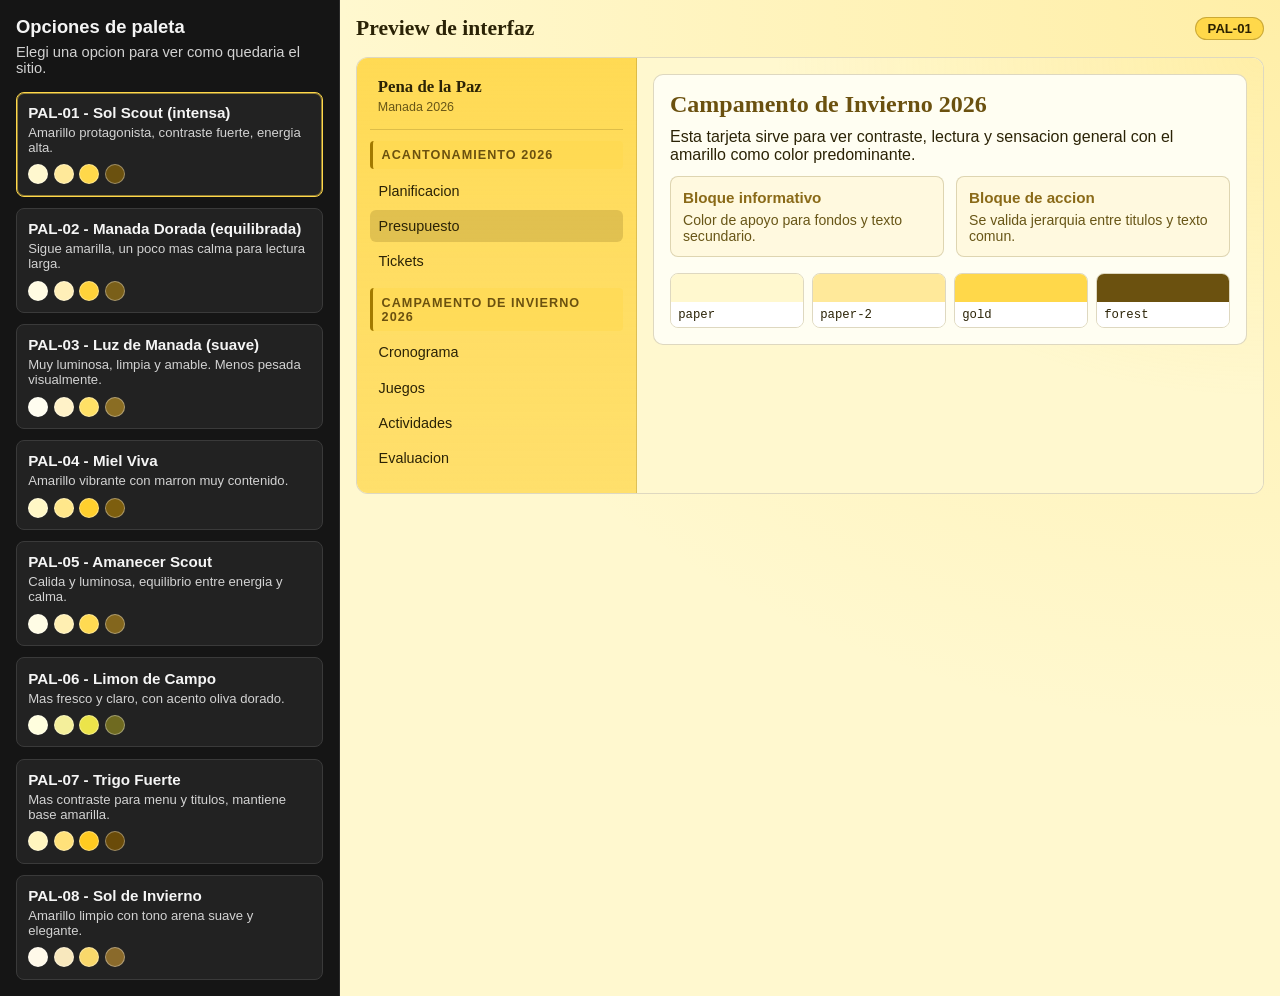
<file: sitio/paletas.html>
<!DOCTYPE html>
<html lang="es">
  <head>
    <meta charset="utf-8" />
    <meta name="viewport" content="width=device-width, initial-scale=1" />
    <title>Demo de paletas - Manada 2026</title>
    <meta
      name="description"
      content="Laboratorio de paletas para Manada 2026: comparador visual de variantes de color del sitio."
    />
    <meta name="robots" content="noindex, nofollow" />
    <link rel="icon" href="imagenes/favicon.ico" sizes="any" />
    <style>
      :root {
        --ink: #2b2306;
        --ink-soft: #685617;
        --paper: #fff8cf;
        --paper-2: #ffe99a;
        --forest: #6b510f;
        --forest-mid: #8a6a18;
        --leaf: #a27a00;
        --gold: #ffd84a;
        --line: rgba(107, 81, 15, 0.22);
      }

      * {
        box-sizing: border-box;
      }

      body {
        margin: 0;
        min-height: 100vh;
        font-family: "Source Sans 3", "Segoe UI", sans-serif;
        color: var(--ink);
        background:
          radial-gradient(ellipse at top right, rgba(255, 216, 74, 0.3), transparent 52%),
          var(--paper);
      }

      .layout {
        display: grid;
        grid-template-columns: 340px 1fr;
        min-height: 100vh;
      }

      .panel {
        background: #151515;
        color: #f4f4f4;
        padding: 1rem;
        border-right: 1px solid #2b2b2b;
      }

      .panel h1 {
        margin: 0 0 0.35rem;
        font-size: 1.15rem;
      }

      .panel p {
        margin: 0 0 1rem;
        color: #d1d1d1;
        font-size: 0.92rem;
      }

      .palette-list {
        display: grid;
        gap: 0.7rem;
      }

      .palette-btn {
        width: 100%;
        border: 1px solid #3a3a3a;
        background: #222;
        color: #f5f5f5;
        border-radius: 8px;
        padding: 0.7rem;
        cursor: pointer;
        text-align: left;
      }

      .palette-btn.active {
        border-color: #ffd84a;
        box-shadow: 0 0 0 1px rgba(255, 216, 74, 0.5) inset;
      }

      .palette-name {
        display: block;
        font-size: 0.95rem;
        font-weight: 700;
      }

      .palette-desc {
        display: block;
        margin-top: 0.25rem;
        color: #d3d3d3;
        font-size: 0.82rem;
      }

      .chips {
        margin-top: 0.6rem;
        display: flex;
        gap: 0.35rem;
      }

      .chip {
        width: 20px;
        height: 20px;
        border-radius: 999px;
        border: 1px solid rgba(255, 255, 255, 0.35);
      }

      .preview {
        padding: 1rem;
      }

      .top {
        display: flex;
        align-items: center;
        justify-content: space-between;
        margin-bottom: 1rem;
      }

      .title {
        margin: 0;
        font-family: "Fraunces", Georgia, serif;
        font-size: 1.35rem;
      }

      .badge {
        background: var(--gold);
        color: #2b2100;
        border: 1px solid rgba(107, 81, 15, 0.35);
        border-radius: 999px;
        padding: 0.2rem 0.7rem;
        font-size: 0.82rem;
        font-weight: 700;
      }

      .app {
        display: grid;
        grid-template-columns: 280px 1fr;
        border: 1px solid var(--line);
        border-radius: 12px;
        overflow: hidden;
        background: #fffef2;
      }

      .sidebar {
        background:
          linear-gradient(180deg, rgba(255, 216, 74, 0.88) 0%, rgba(255, 216, 74, 0.7) 45%, rgba(255, 216, 74, 0.58) 100%),
          var(--paper-2);
        padding: 1rem 0.8rem;
        border-right: 1px solid var(--line);
      }

      .brand {
        padding: 0.2rem 0.5rem 0.9rem;
        border-bottom: 1px solid var(--line);
        margin-bottom: 0.65rem;
      }

      .brand strong {
        display: block;
        font-family: "Fraunces", Georgia, serif;
        font-size: 1.05rem;
      }

      .brand span {
        display: block;
        margin-top: 0.2rem;
        color: var(--ink-soft);
        font-size: 0.78rem;
      }

      .section {
        margin: 0.7rem 0 0.35rem;
        padding: 0.45rem 0.55rem;
        border-left: 3px solid var(--leaf);
        border-radius: 4px;
        background: rgba(255, 216, 74, 0.45);
        color: var(--forest);
        font-weight: 800;
        font-size: 0.79rem;
        letter-spacing: 0.08em;
      }

      .item {
        display: block;
        margin: 0.2rem 0;
        border: 0;
        width: 100%;
        text-align: left;
        background: transparent;
        color: var(--ink);
        padding: 0.5rem 0.55rem;
        border-radius: 6px;
        font-size: 0.9rem;
      }

      .item:hover {
        background: rgba(107, 81, 15, 0.1);
      }

      .item.active {
        background: rgba(107, 81, 15, 0.2);
      }

      .main {
        padding: 1rem;
        background:
          radial-gradient(ellipse at top right, rgba(255, 216, 74, 0.3), transparent 55%),
          var(--paper);
      }

      .card {
        border: 1px solid var(--line);
        border-radius: 10px;
        background: #fffef2;
        padding: 1rem;
      }

      .card h2 {
        margin: 0 0 0.6rem;
        color: var(--forest);
        font-family: "Fraunces", Georgia, serif;
      }

      .card p {
        margin: 0 0 0.8rem;
        color: var(--ink);
      }

      .row {
        display: grid;
        grid-template-columns: 1fr 1fr;
        gap: 0.75rem;
      }

      .mini {
        border: 1px solid var(--line);
        border-radius: 8px;
        background: #fff9df;
        padding: 0.75rem;
      }

      .mini h3 {
        margin: 0 0 0.35rem;
        font-size: 0.95rem;
        color: var(--forest-mid);
      }

      .mini p {
        margin: 0;
        color: var(--ink-soft);
        font-size: 0.88rem;
      }

      .legend {
        margin-top: 1rem;
        display: grid;
        grid-template-columns: repeat(4, minmax(110px, 1fr));
        gap: 0.5rem;
      }

      .tone {
        border: 1px solid var(--line);
        border-radius: 8px;
        overflow: hidden;
        font-size: 0.77rem;
      }

      .tone-swatch {
        height: 28px;
      }

      .tone code {
        display: block;
        padding: 0.35rem 0.45rem;
        background: #fff;
      }

      @media (max-width: 1020px) {
        .layout {
          grid-template-columns: 1fr;
        }

        .panel {
          border-right: 0;
          border-bottom: 1px solid #2b2b2b;
        }

        .app {
          grid-template-columns: 1fr;
        }
      }
    </style>
  </head>
  <body>
    <div class="layout">
      <aside class="panel">
        <h1>Opciones de paleta</h1>
        <p>Elegi una opcion para ver como quedaria el sitio.</p>
        <div id="palette-list" class="palette-list"></div>
      </aside>

      <main class="preview">
        <div class="top">
          <h2 class="title">Preview de interfaz</h2>
          <span id="badge" class="badge">PAL-01</span>
        </div>

        <section class="app" aria-label="demo del sitio">
          <nav class="sidebar" aria-label="menu">
            <div class="brand">
              <strong>Pena de la Paz</strong>
              <span>Manada 2026</span>
            </div>

            <div class="section">ACANTONAMIENTO 2026</div>
            <button class="item">Planificacion</button>
            <button class="item active">Presupuesto</button>
            <button class="item">Tickets</button>

            <div class="section">CAMPAMENTO DE INVIERNO 2026</div>
            <button class="item">Cronograma</button>
            <button class="item">Juegos</button>
            <button class="item">Actividades</button>
            <button class="item">Evaluacion</button>
          </nav>

          <div class="main">
            <article class="card">
              <h2>Campamento de Invierno 2026</h2>
              <p>
                Esta tarjeta sirve para ver contraste, lectura y sensacion general con
                el amarillo como color predominante.
              </p>

              <div class="row">
                <section class="mini">
                  <h3>Bloque informativo</h3>
                  <p>Color de apoyo para fondos y texto secundario.</p>
                </section>
                <section class="mini">
                  <h3>Bloque de accion</h3>
                  <p>Se valida jerarquia entre titulos y texto comun.</p>
                </section>
              </div>

              <div class="legend">
                <div class="tone">
                  <div class="tone-swatch" style="background: var(--paper)"></div>
                  <code>paper</code>
                </div>
                <div class="tone">
                  <div class="tone-swatch" style="background: var(--paper-2)"></div>
                  <code>paper-2</code>
                </div>
                <div class="tone">
                  <div class="tone-swatch" style="background: var(--gold)"></div>
                  <code>gold</code>
                </div>
                <div class="tone">
                  <div class="tone-swatch" style="background: var(--forest)"></div>
                  <code>forest</code>
                </div>
              </div>
            </article>
          </div>
        </section>
      </main>
    </div>

    <script>
      const palettes = [
        {
          id: "PAL-01",
          name: "Sol Scout (intensa)",
          desc: "Amarillo protagonista, contraste fuerte, energia alta.",
          vars: {
            "--ink": "#2b2306",
            "--ink-soft": "#685617",
            "--paper": "#fff8cf",
            "--paper-2": "#ffe99a",
            "--forest": "#6b510f",
            "--forest-mid": "#8a6a18",
            "--leaf": "#a27a00",
            "--gold": "#ffd84a",
            "--line": "rgba(107, 81, 15, 0.22)",
          },
        },
        {
          id: "PAL-02",
          name: "Manada Dorada (equilibrada)",
          desc: "Sigue amarilla, un poco mas calma para lectura larga.",
          vars: {
            "--ink": "#2f270a",
            "--ink-soft": "#6e5a1f",
            "--paper": "#fffbe2",
            "--paper-2": "#ffefb8",
            "--forest": "#7a5f19",
            "--forest-mid": "#987824",
            "--leaf": "#b58a00",
            "--gold": "#ffd23a",
            "--line": "rgba(122, 95, 25, 0.2)",
          },
        },
        {
          id: "PAL-03",
          name: "Luz de Manada (suave)",
          desc: "Muy luminosa, limpia y amable. Menos pesada visualmente.",
          vars: {
            "--ink": "#3a2f10",
            "--ink-soft": "#7a6730",
            "--paper": "#fffdf0",
            "--paper-2": "#fff2c8",
            "--forest": "#8a6d23",
            "--forest-mid": "#a78833",
            "--leaf": "#c79a00",
            "--gold": "#ffe066",
            "--line": "rgba(138, 109, 35, 0.22)",
          },
        },
        {
          id: "PAL-04",
          name: "Miel Viva",
          desc: "Amarillo vibrante con marron muy contenido.",
          vars: {
            "--ink": "#312705",
            "--ink-soft": "#6d591a",
            "--paper": "#fff7c6",
            "--paper-2": "#ffe78b",
            "--forest": "#7d5e0e",
            "--forest-mid": "#9a7415",
            "--leaf": "#bc8f00",
            "--gold": "#ffcf2e",
            "--line": "rgba(125, 94, 14, 0.2)",
          },
        },
        {
          id: "PAL-05",
          name: "Amanecer Scout",
          desc: "Calida y luminosa, equilibrio entre energia y calma.",
          vars: {
            "--ink": "#33290b",
            "--ink-soft": "#776125",
            "--paper": "#fffce5",
            "--paper-2": "#ffefb2",
            "--forest": "#83661d",
            "--forest-mid": "#9e7c28",
            "--leaf": "#c7990c",
            "--gold": "#ffda52",
            "--line": "rgba(131, 102, 29, 0.22)",
          },
        },
        {
          id: "PAL-06",
          name: "Limon de Campo",
          desc: "Mas fresco y claro, con acento oliva dorado.",
          vars: {
            "--ink": "#2f2b09",
            "--ink-soft": "#656126",
            "--paper": "#fffede",
            "--paper-2": "#f4ef9b",
            "--forest": "#6f6a20",
            "--forest-mid": "#88822b",
            "--leaf": "#a49c12",
            "--gold": "#ece44a",
            "--line": "rgba(111, 106, 32, 0.21)",
          },
        },
        {
          id: "PAL-07",
          name: "Trigo Fuerte",
          desc: "Mas contraste para menu y titulos, mantiene base amarilla.",
          vars: {
            "--ink": "#281f04",
            "--ink-soft": "#5f4b15",
            "--paper": "#fff5bf",
            "--paper-2": "#ffe17a",
            "--forest": "#6a4b09",
            "--forest-mid": "#865f10",
            "--leaf": "#b68000",
            "--gold": "#ffca21",
            "--line": "rgba(106, 75, 9, 0.24)",
          },
        },
        {
          id: "PAL-08",
          name: "Sol de Invierno",
          desc: "Amarillo limpio con tono arena suave y elegante.",
          vars: {
            "--ink": "#3a2d0f",
            "--ink-soft": "#746139",
            "--paper": "#fff9e9",
            "--paper-2": "#f8e8bd",
            "--forest": "#8a6a2b",
            "--forest-mid": "#a78138",
            "--leaf": "#c39a2a",
            "--gold": "#f9d86b",
            "--line": "rgba(138, 106, 43, 0.2)",
          },
        },
      ];

      const root = document.documentElement;
      const paletteList = document.getElementById("palette-list");
      const badge = document.getElementById("badge");

      function applyPalette(palette) {
        Object.entries(palette.vars).forEach(([key, value]) => {
          root.style.setProperty(key, value);
        });
        badge.textContent = palette.id;

        document.querySelectorAll(".palette-btn").forEach((btn) => {
          btn.classList.toggle("active", btn.dataset.id === palette.id);
        });
      }

      function swatches(vars) {
        const picks = ["--paper", "--paper-2", "--gold", "--forest"];
        return picks
          .map((k) => `<span class=\"chip\" style=\"background:${vars[k]}\"></span>`)
          .join("");
      }

      palettes.forEach((palette, idx) => {
        const btn = document.createElement("button");
        btn.type = "button";
        btn.className = "palette-btn" + (idx === 0 ? " active" : "");
        btn.dataset.id = palette.id;
        btn.innerHTML = `
          <span class="palette-name">${palette.id} - ${palette.name}</span>
          <span class="palette-desc">${palette.desc}</span>
          <div class="chips">${swatches(palette.vars)}</div>
        `;
        btn.addEventListener("click", () => applyPalette(palette));
        paletteList.appendChild(btn);
      });

      applyPalette(palettes[0]);
    </script>
  </body>
</html>
</file>
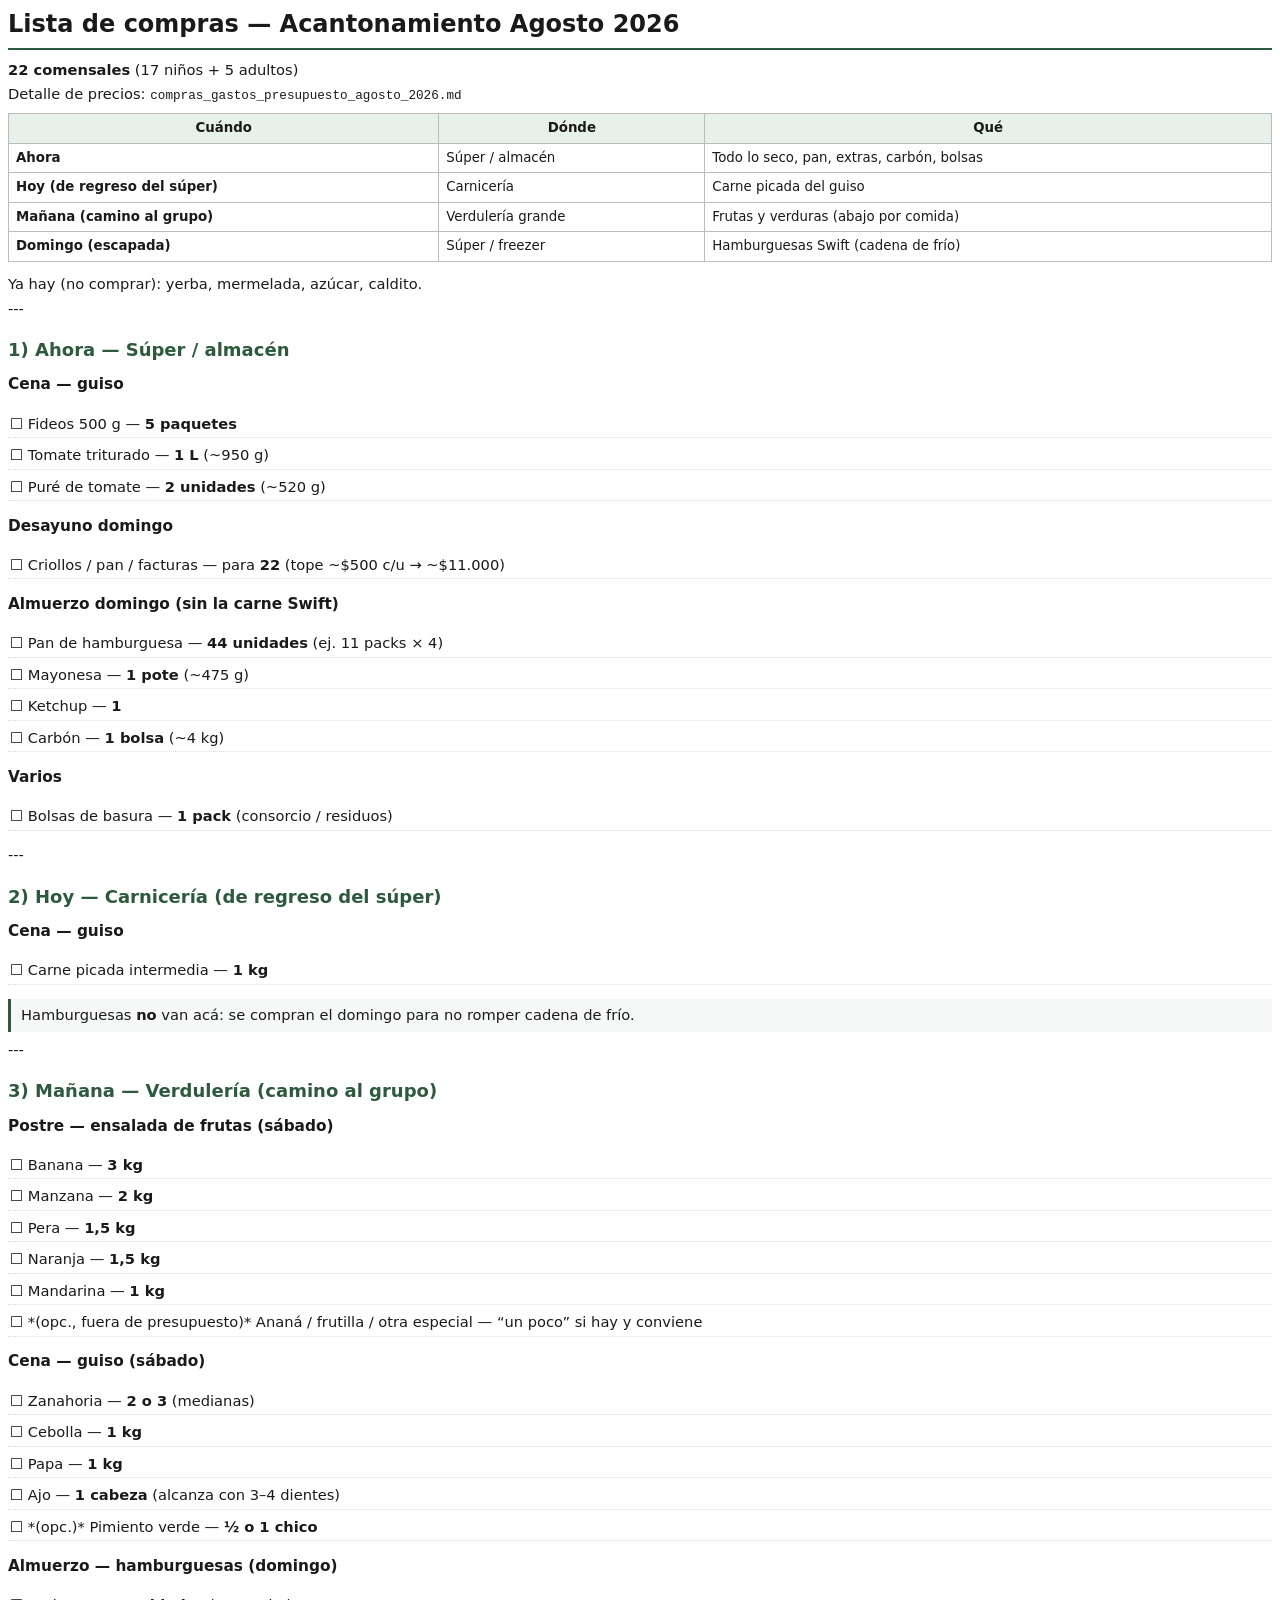
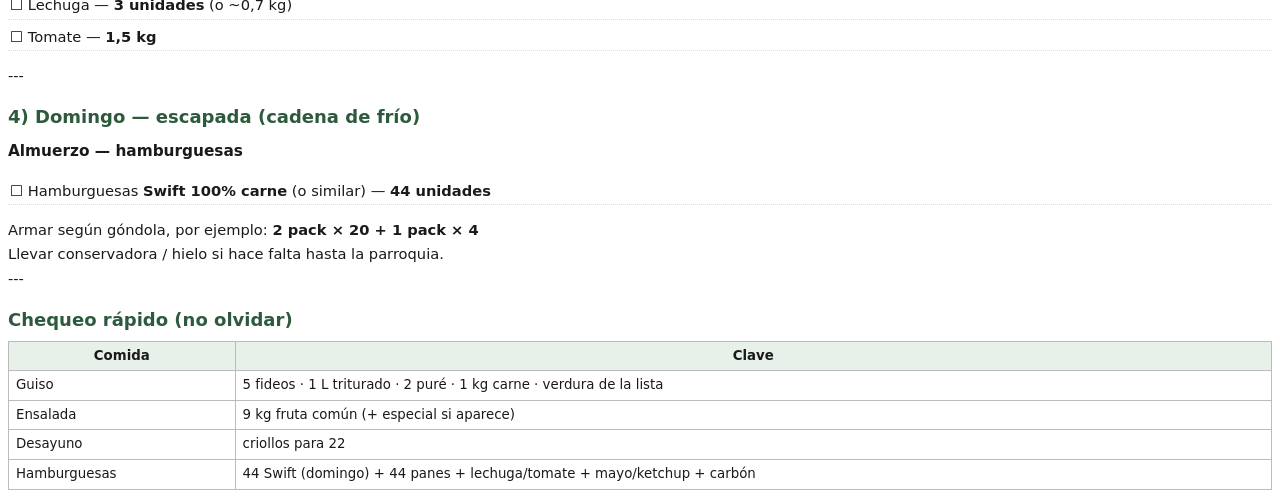
<file: acantonamiento/presupuesto/lista_de_compras.html>
<!DOCTYPE html><html lang="es"><head><meta charset="utf-8">
<title>Lista de compras — Acantonamiento</title><style>
@page { size: A4; margin: 14mm 12mm; }
body { font-family: DejaVu Sans, Arial, sans-serif; font-size: 11pt; line-height: 1.4; color: #1a1a1a; }
h1 { font-size: 18pt; margin: 0 0 10px; border-bottom: 2px solid #2d5a3d; padding-bottom: 6px; }
h2 { font-size: 13.5pt; margin: 18px 0 8px; color: #2d5a3d; page-break-after: avoid; }
h3 { font-size: 11.5pt; margin: 12px 0 6px; page-break-after: avoid; }
p, li { margin: 4px 0; }
ul.checklist { list-style: none; padding-left: 0; }
ul.checklist li { padding: 3px 0 3px 2px; border-bottom: 1px dotted #ddd; }
table { border-collapse: collapse; width: 100%; margin: 8px 0 12px; font-size: 10pt; }
th, td { border: 1px solid #bbb; padding: 5px 7px; vertical-align: top; }
th { background: #e8f0ea; }
blockquote { margin: 8px 0; padding: 6px 10px; border-left: 3px solid #2d5a3d; background: #f5f8f6; }
code { font-size: 9.5pt; }
</style></head>
<body><h1>Lista de compras — Acantonamiento Agosto 2026</h1><p><strong>22 comensales</strong> (17 niños + 5 adultos)  </p><p>Detalle de precios: <code>compras_gastos_presupuesto_agosto_2026.md</code></p><table><tr><th>Cuándo</th><th>Dónde</th><th>Qué</th></tr><tr><td><strong>Ahora</strong></td><td>Súper / almacén</td><td>Todo lo seco, pan, extras, carbón, bolsas</td></tr><tr><td><strong>Hoy (de regreso del súper)</strong></td><td>Carnicería</td><td>Carne picada del guiso</td></tr><tr><td><strong>Mañana (camino al grupo)</strong></td><td>Verdulería grande</td><td>Frutas y verduras (abajo por comida)</td></tr><tr><td><strong>Domingo (escapada)</strong></td><td>Súper / freezer</td><td>Hamburguesas Swift (cadena de frío)</td></tr></table><p>Ya hay (no comprar): yerba, mermelada, azúcar, caldito.</p><p>---</p><h2>1) Ahora — Súper / almacén</h2><h3>Cena — guiso</h3><ul class="checklist"><li class="check">☐ Fideos 500 g — <strong>5 paquetes</strong></li><li class="check">☐ Tomate triturado — <strong>1 L</strong> (~950 g)</li><li class="check">☐ Puré de tomate — <strong>2 unidades</strong> (~520 g)</li></ul><h3>Desayuno domingo</h3><ul class="checklist"><li class="check">☐ Criollos / pan / facturas — para <strong>22</strong> (tope ~$500 c/u → ~$11.000)</li></ul><h3>Almuerzo domingo (sin la carne Swift)</h3><ul class="checklist"><li class="check">☐ Pan de hamburguesa — <strong>44 unidades</strong> (ej. 11 packs × 4)</li><li class="check">☐ Mayonesa — <strong>1 pote</strong> (~475 g)</li><li class="check">☐ Ketchup — <strong>1</strong></li><li class="check">☐ Carbón — <strong>1 bolsa</strong> (~4 kg)</li></ul><h3>Varios</h3><ul class="checklist"><li class="check">☐ Bolsas de basura — <strong>1 pack</strong> (consorcio / residuos)</li></ul><p>---</p><h2>2) Hoy — Carnicería (de regreso del súper)</h2><h3>Cena — guiso</h3><ul class="checklist"><li class="check">☐ Carne picada intermedia — <strong>1 kg</strong></li></ul><blockquote>Hamburguesas <strong>no</strong> van acá: se compran el domingo para no romper cadena de frío.</blockquote><p>---</p><h2>3) Mañana — Verdulería (camino al grupo)</h2><h3>Postre — ensalada de frutas (sábado)</h3><ul class="checklist"><li class="check">☐ Banana — <strong>3 kg</strong></li><li class="check">☐ Manzana — <strong>2 kg</strong></li><li class="check">☐ Pera — <strong>1,5 kg</strong></li><li class="check">☐ Naranja — <strong>1,5 kg</strong></li><li class="check">☐ Mandarina — <strong>1 kg</strong></li><li class="check">☐ *(opc., fuera de presupuesto)* Ananá / frutilla / otra especial — “un poco” si hay y conviene</li></ul><h3>Cena — guiso (sábado)</h3><ul class="checklist"><li class="check">☐ Zanahoria — <strong>2 o 3</strong> (medianas)</li><li class="check">☐ Cebolla — <strong>1 kg</strong></li><li class="check">☐ Papa — <strong>1 kg</strong></li><li class="check">☐ Ajo — <strong>1 cabeza</strong> (alcanza con 3–4 dientes)</li><li class="check">☐ *(opc.)* Pimiento verde — <strong>½ o 1 chico</strong></li></ul><h3>Almuerzo — hamburguesas (domingo)</h3><ul class="checklist"><li class="check">☐ Lechuga — <strong>3 unidades</strong> (o ~0,7 kg)</li><li class="check">☐ Tomate — <strong>1,5 kg</strong></li></ul><p>---</p><h2>4) Domingo — escapada (cadena de frío)</h2><h3>Almuerzo — hamburguesas</h3><ul class="checklist"><li class="check">☐ Hamburguesas <strong>Swift 100% carne</strong> (o similar) — <strong>44 unidades</strong>  </li></ul><p>  Armar según góndola, por ejemplo: <strong>2 pack × 20 + 1 pack × 4</strong></p><p>Llevar conservadora / hielo si hace falta hasta la parroquia.</p><p>---</p><h2>Chequeo rápido (no olvidar)</h2><table><tr><th>Comida</th><th>Clave</th></tr><tr><td>Guiso</td><td>5 fideos · 1 L triturado · 2 puré · 1 kg carne · verdura de la lista</td></tr><tr><td>Ensalada</td><td>9 kg fruta común (+ especial si aparece)</td></tr><tr><td>Desayuno</td><td>criollos para 22</td></tr><tr><td>Hamburguesas</td><td>44 Swift (domingo) + 44 panes + lechuga/tomate + mayo/ketchup + carbón</td></tr></table></body></html>
</file>
